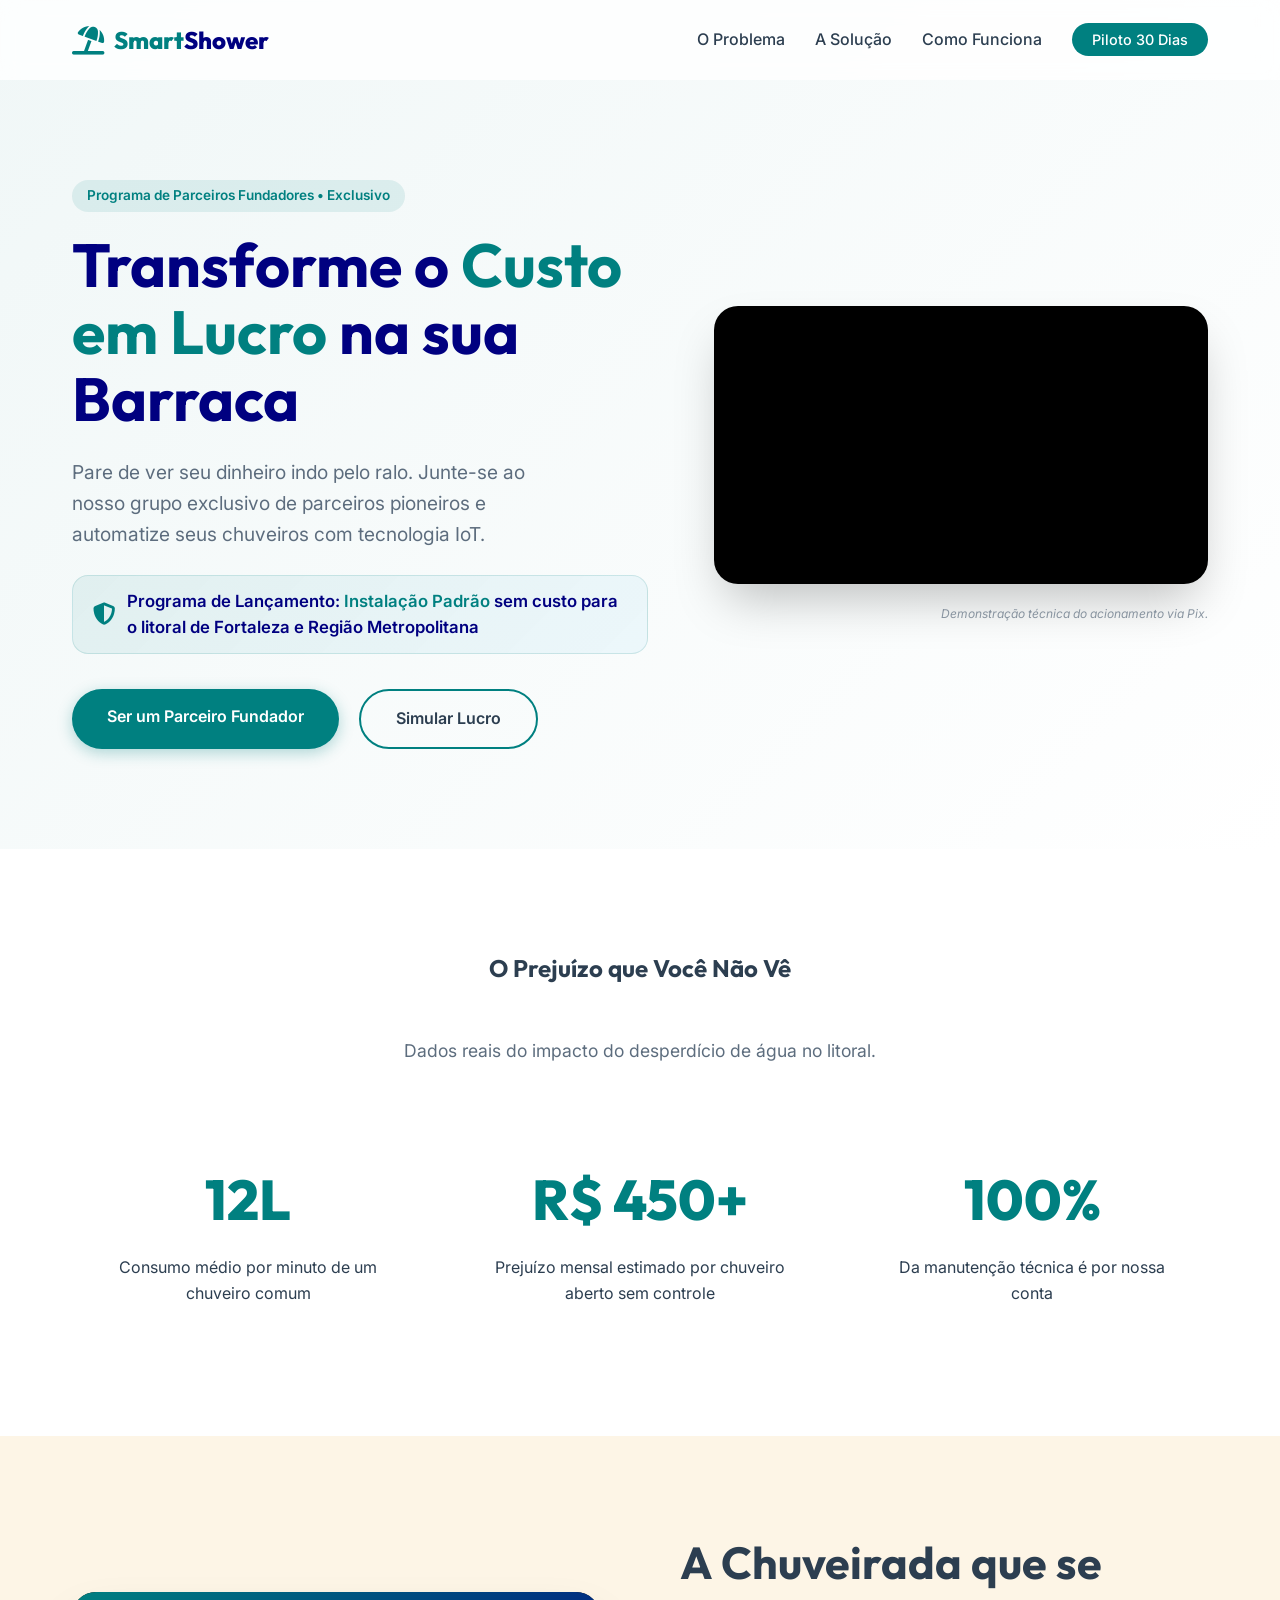
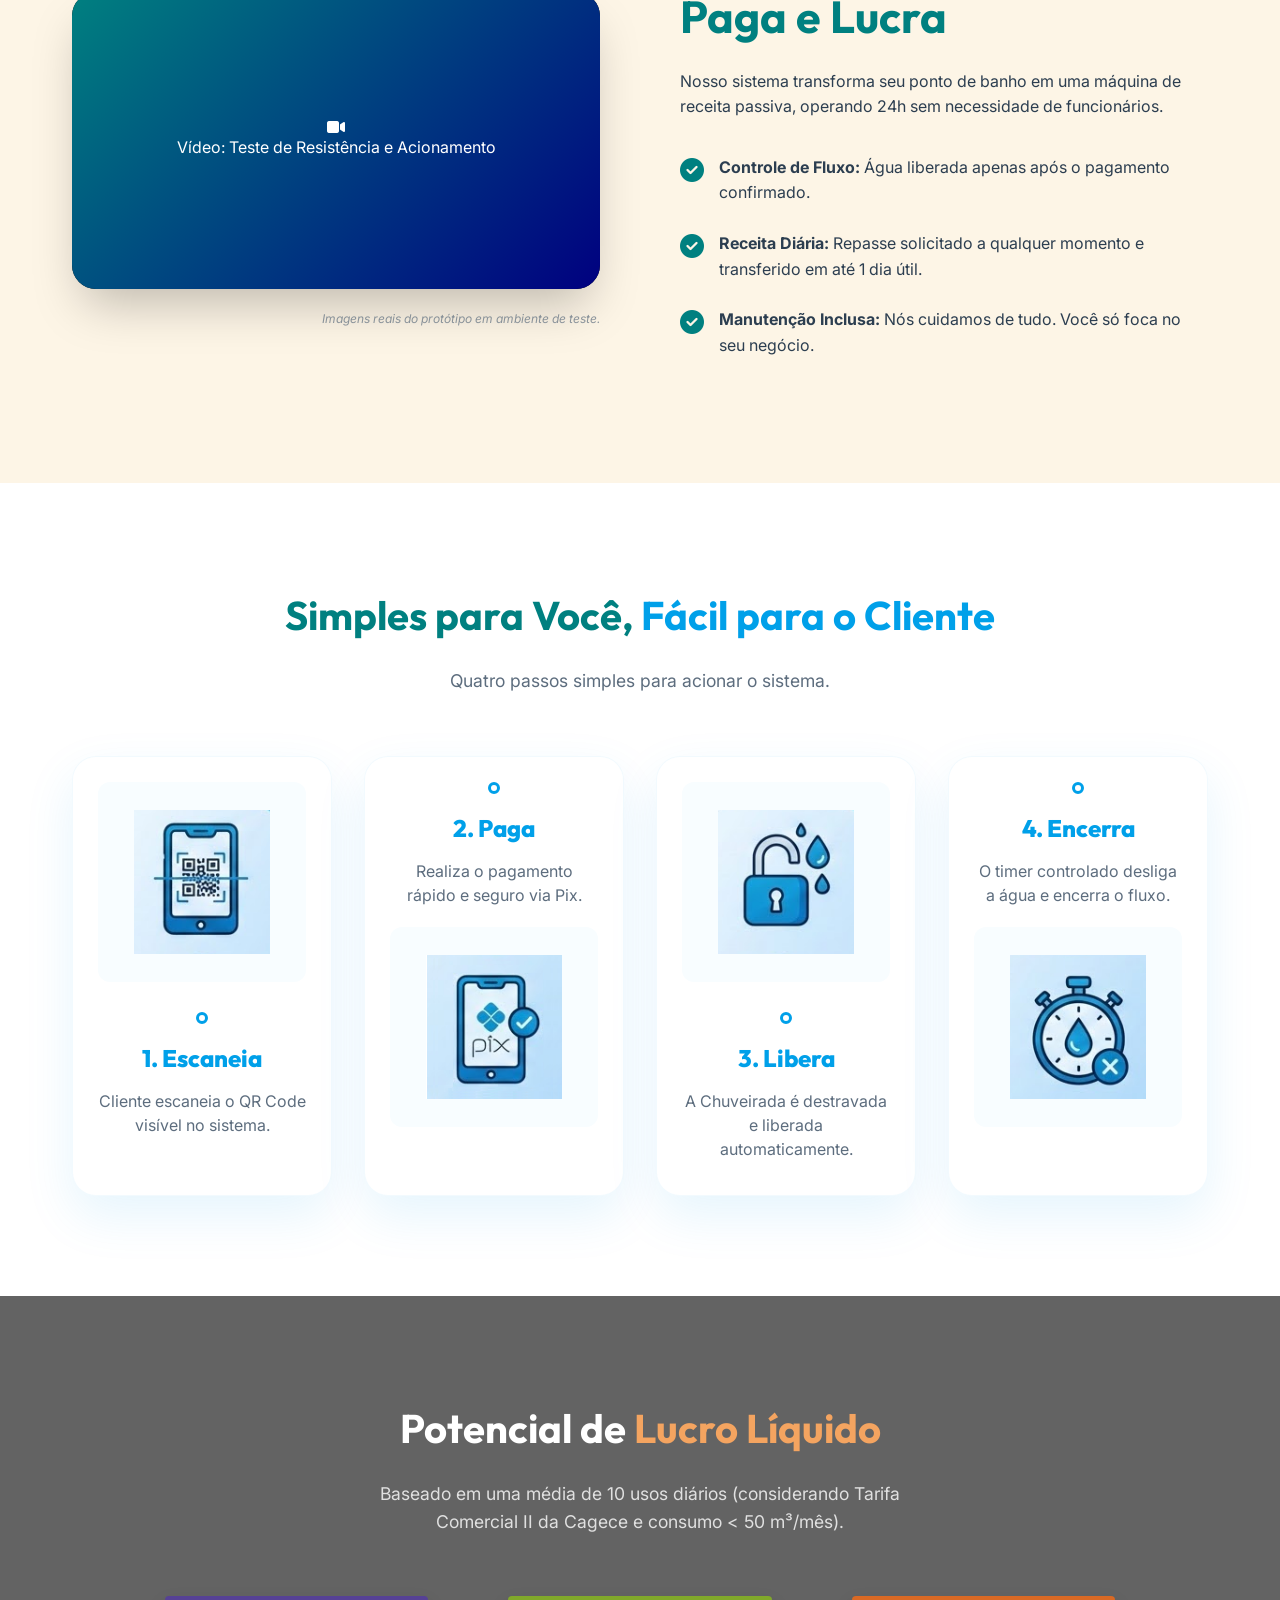
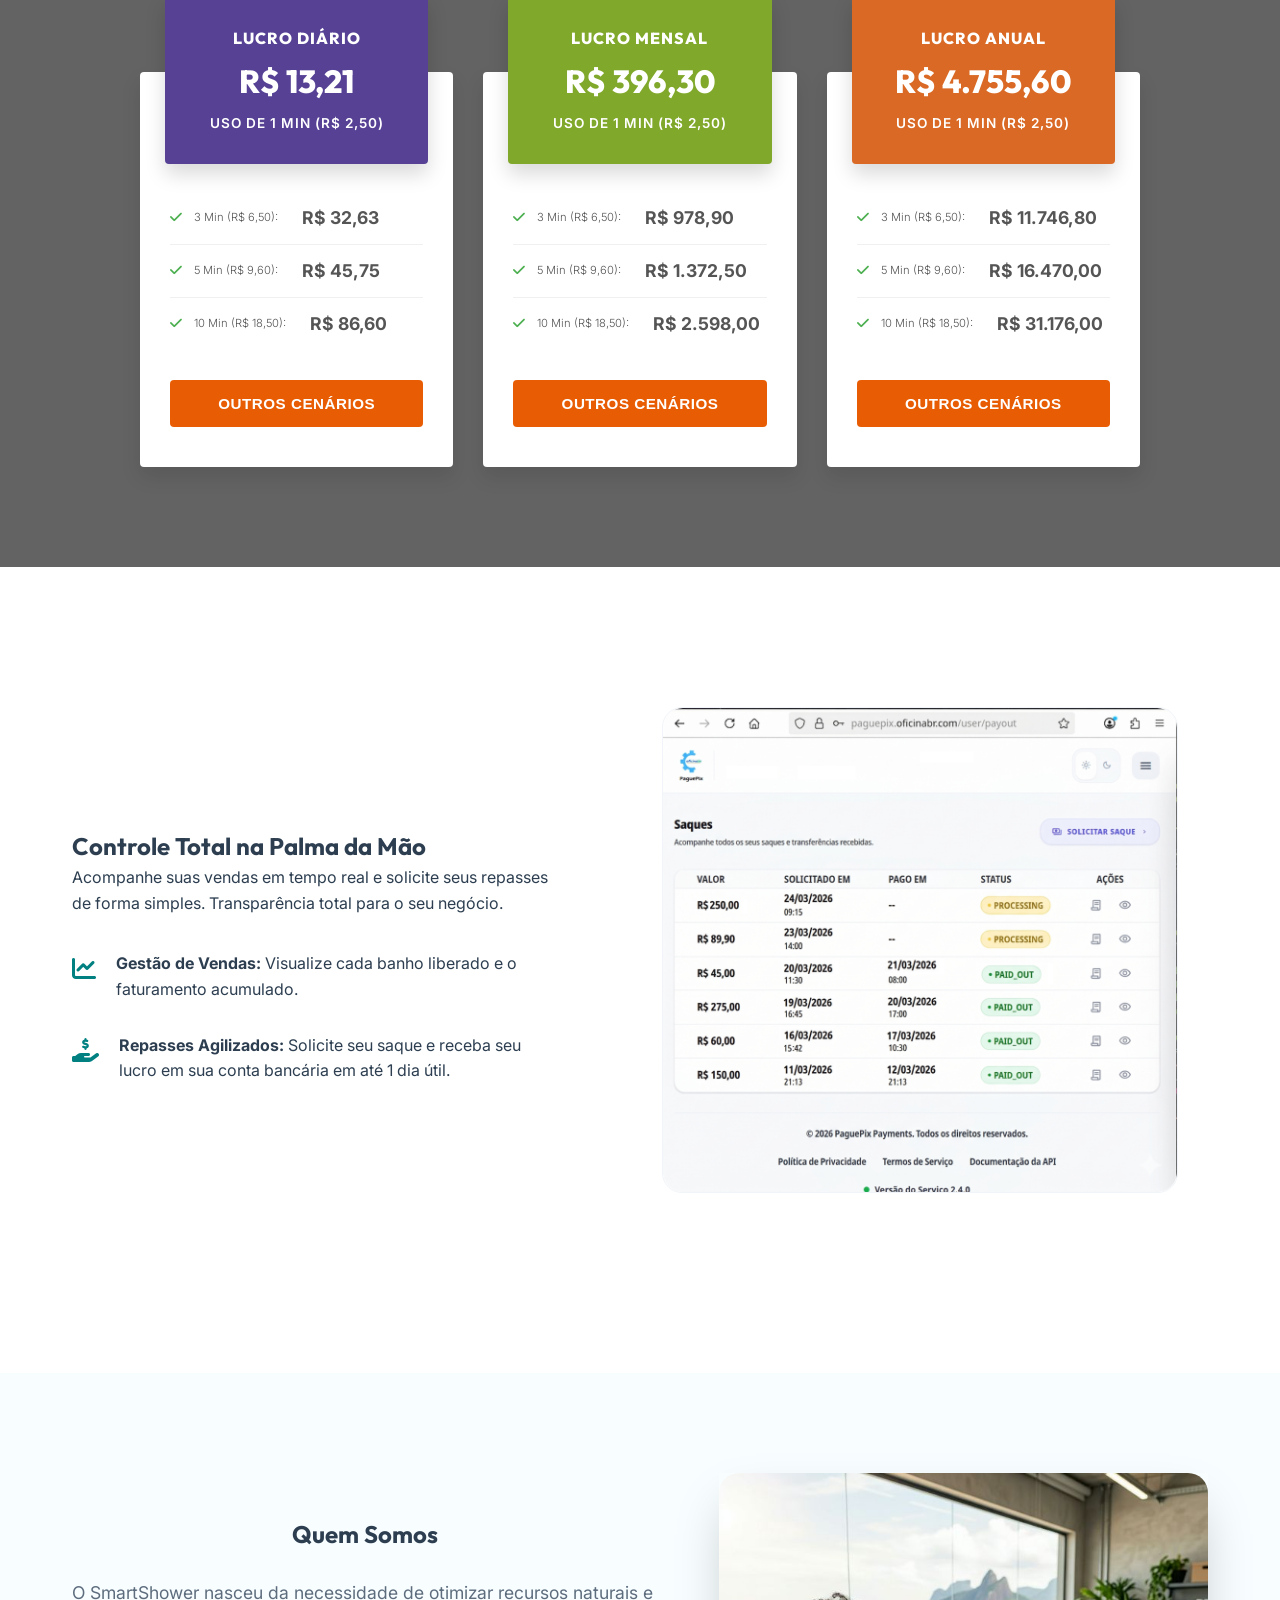
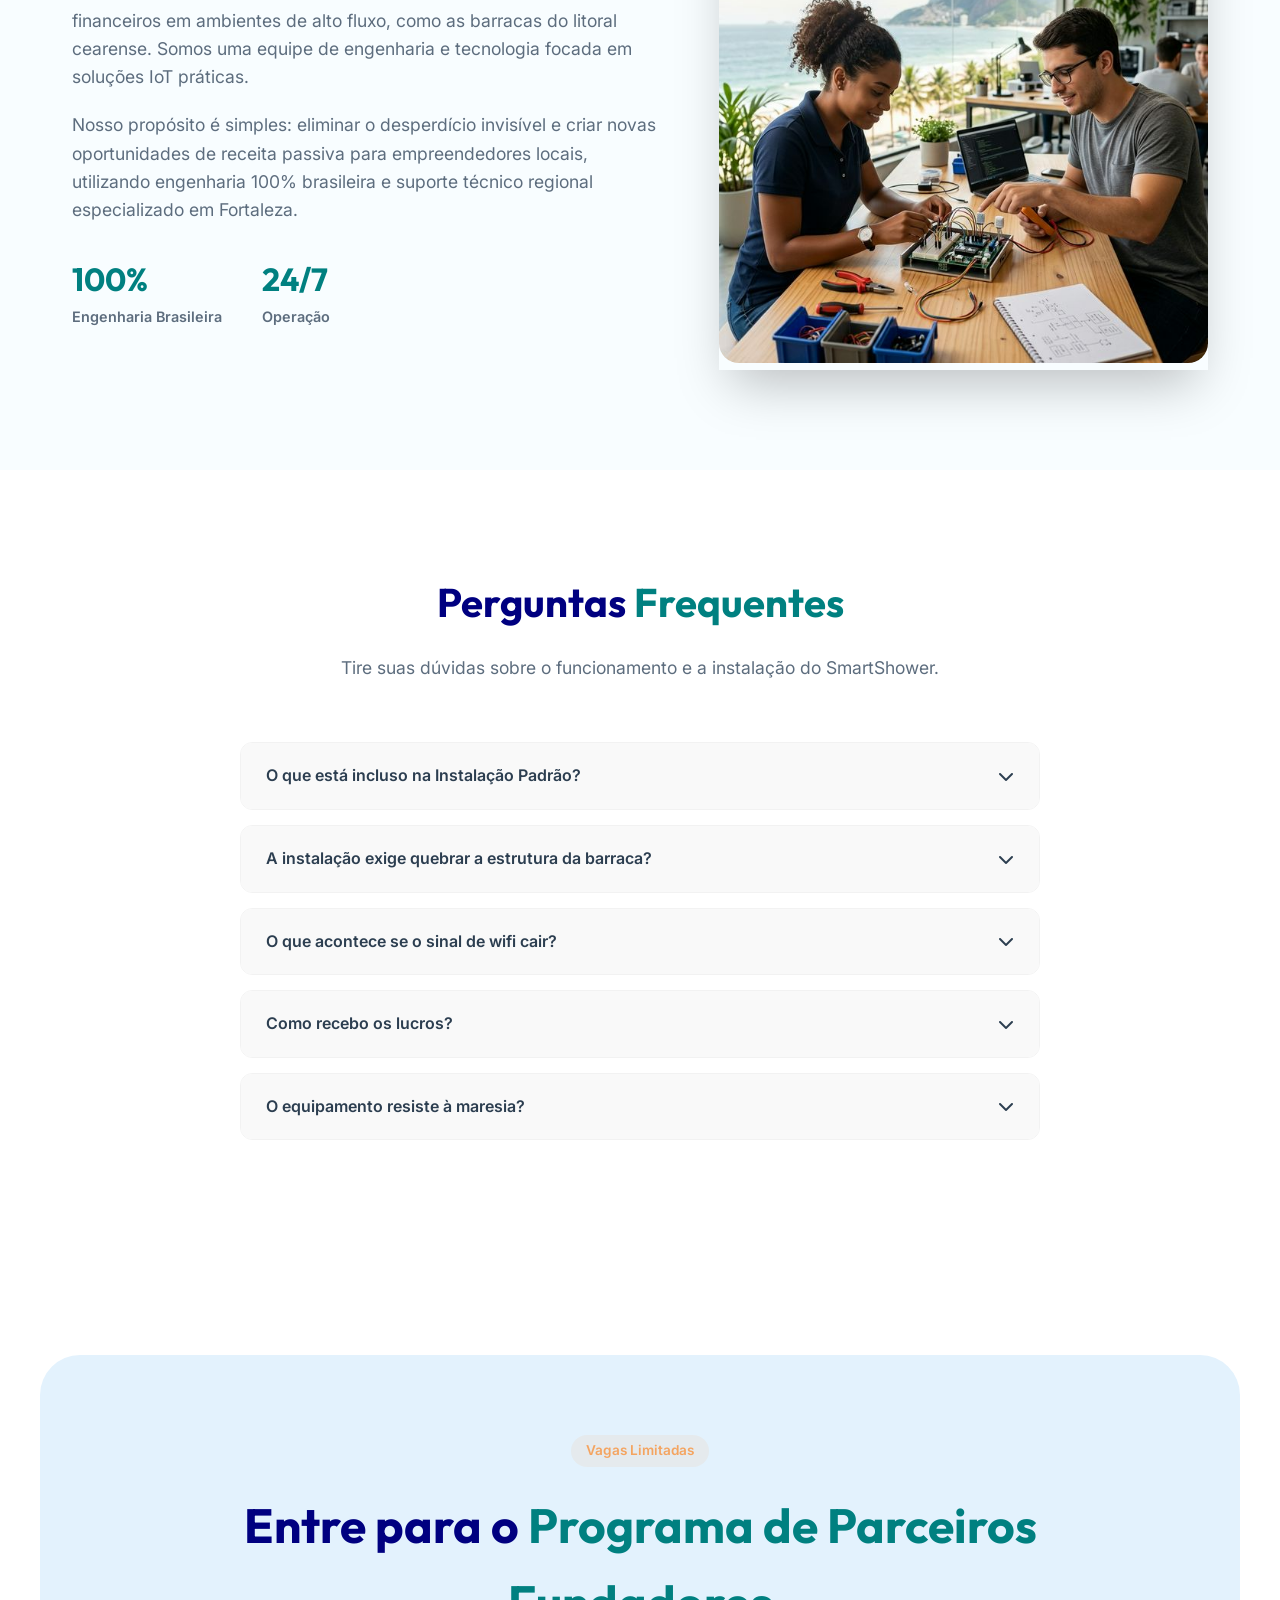
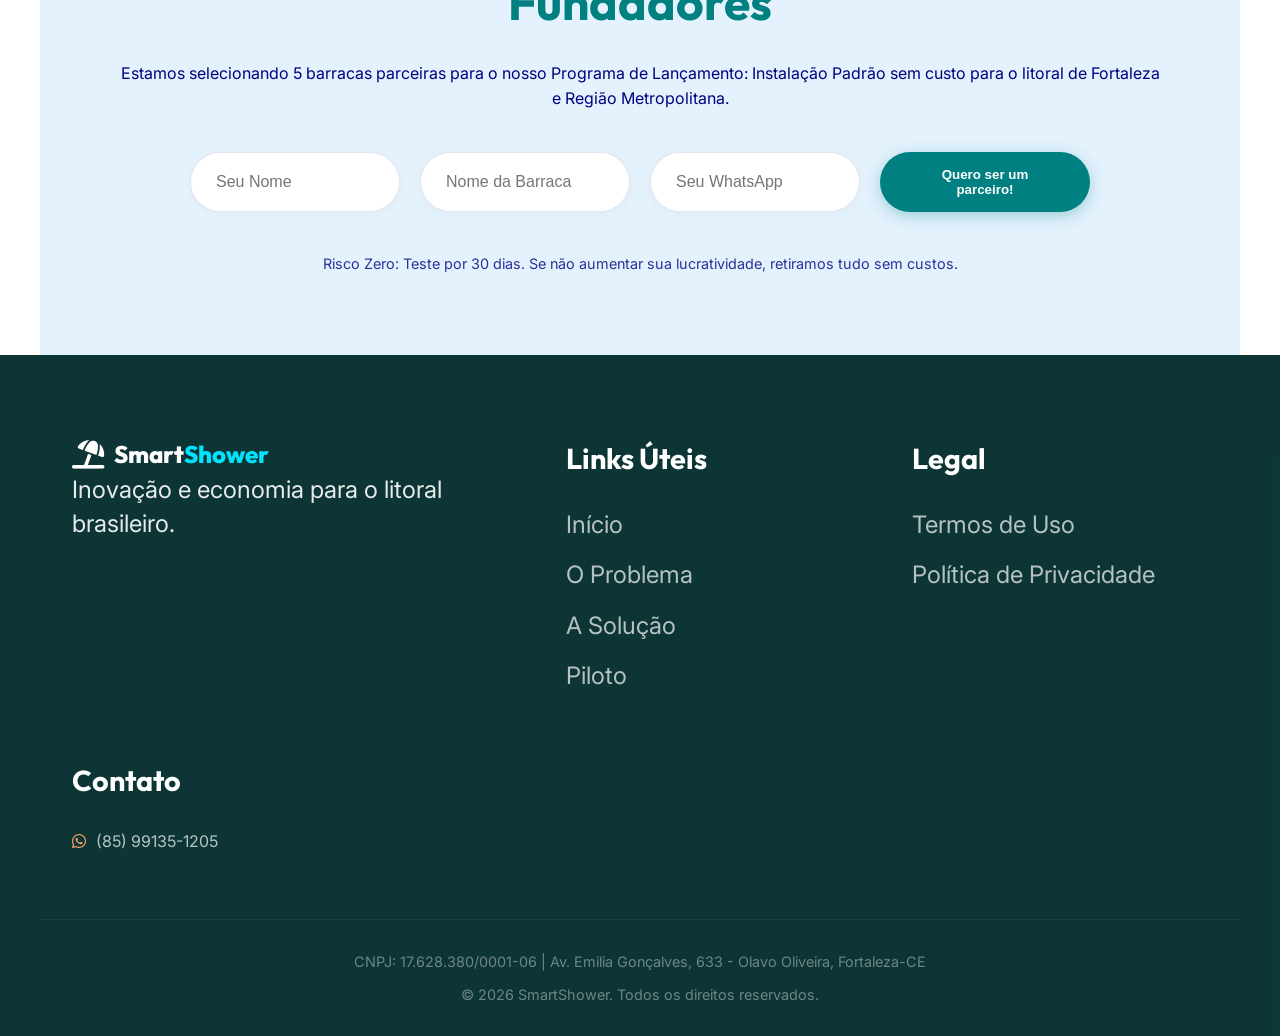
<file: smartshower/index.html>
<!DOCTYPE html>
<html lang="pt-BR">

<head>
    <meta charset="UTF-8">
    <meta name="viewport" content="width=device-width, initial-scale=1.0">
    <title>SmartShower | Transforme Custo em Lucro</title>
    <meta name="description"
        content="Instalação de chuveiros inteligentes em barracas de praia. Risco mínimo por 30 dias e transforme o gasto com água em uma nova fonte de receita.">

    <!-- Fonts -->
    <link rel="preconnect" href="https://fonts.googleapis.com">
    <link rel="preconnect" href="https://fonts.gstatic.com" crossorigin>
    <link
        href="https://fonts.googleapis.com/css2?family=Inter:wght@400;500;600&family=Outfit:wght@600;700;800&display=swap"
        rel="stylesheet">

    <!-- Icons -->
    <link rel="stylesheet" href="https://cdnjs.cloudflare.com/ajax/libs/font-awesome/6.4.0/css/all.min.css">

    <link rel="stylesheet" href="css/style.css">
</head>

<!-- Google tag (gtag.js) -->
<script async src="https://www.googletagmanager.com/gtag/js?id=G-08GVMHZKFP"></script>
<script>
  window.dataLayer = window.dataLayer || [];
  function gtag(){dataLayer.push(arguments);}
  gtag('js', new Date());

  gtag('config', 'G-08GVMHZKFP');
</script>

<body>
    <header id="header">
        <nav class="container">
            <div class="logo">
                <i class="fas fa-umbrella-beach"></i>
                <span>Smart<span>Shower</span></span>
            </div>
            <ul class="nav-links">
                <li><a href="#problem">O Problema</a></li>
                <li><a href="#solution">A Solução</a></li>
                <li><a href="#how-it-works">Como Funciona</a></li>
                <li><a href="#pilot" class="btn-small">Piloto 30 Dias</a></li>
            </ul>
            <div class="mobile-menu-icon" id="mobile-menu-btn">
                <i class="fas fa-bars"></i>
            </div>
        </nav>
    </header>
    <main>
        <!-- Hero Section -->
        <section class="hero">
            <div class="container hero-grid">
                <div class="hero-content" data-reveal="left">
                    <span class="badge">Programa de Parceiros Fundadores • Exclusivo</span>
                    <h1>Transforme o <span>Custo em Lucro</span> na sua Barraca</h1>
                    <p>Pare de ver seu dinheiro indo pelo ralo. Junte-se ao nosso grupo exclusivo de parceiros pioneiros
                        e automatize seus chuveiros com tecnologia IoT.</p>
                    <div class="hero-trust-badge">
                        <i class="fas fa-shield-alt"></i>
                        <p>Programa de Lançamento: <span>Instalação Padrão</span> sem custo para o litoral de Fortaleza e Região Metropolitana</p>
                    </div>
                    <div class="hero-actions">
                        <a href="#pilot" class="btn btn-primary">Ser um Parceiro Fundador</a>
                        <a href="#roi-calculator" class="btn btn-secondary open-roi-modal">Simular Lucro</a>
                    </div>
                </div>
                <div class="hero-video-box" data-reveal="right">
                    <div class="video-container shadow-premium">
                        <!-- Placeholder para Vídeo do Fundador / Demonstração Técnica -->
                        <iframe src="https://www.youtube-nocookie.com/embed/9zIPumm3DnU"
                            title="SmartShower - Demonstração técnica"
                            allow="accelerometer; autoplay; clipboard-write; encrypted-media; gyroscope; picture-in-picture; web-share"
                            referrerpolicy="strict-origin-when-cross-origin" allowfullscreen></iframe>
                    </div>
                    <p class="image-disclaimer text-center">Demonstração técnica do acionamento via Pix.</p>
                </div>
            </div>
        </section>

        <!-- Invisible Loss Section -->
        <section id="invisible-loss" class="invisible-loss">
            <div class="container text-center" data-reveal="bottom">
                <h2 class="section-header">O Prejuízo que Você <span>Não Vê</span></h2>
                <p class="section-subtitle">Dados reais do impacto do desperdício de água no litoral.</p>

                <div class="stats-grid">
                    <div class="stat-item">
                        <div class="stat-value">12L</div>
                        <p>Consumo médio por minuto de um chuveiro comum</p>
                    </div>
                    <div class="stat-item">
                        <div class="stat-value">R$ 450+</div>
                        <p>Prejuízo mensal estimado por chuveiro aberto sem controle</p>
                    </div>
                    <div class="stat-item">
                        <div class="stat-value">100%</div>
                        <p>Da manutenção técnica é por nossa conta</p>
                    </div>
                </div>
            </div>
        </section>

        <!-- Solution Section -->
        <section id="solution" class="solution">
            <div class="container solution-grid">
                <div class="solution-image" data-reveal="left">
                    <div class="video-container shadow-premium">
                        <div class="video-placeholder alternate">
                            <i class="fas fa-video"></i>
                            <p>Vídeo: Teste de Resistência e Acionamento</p>
                        </div>
                    </div>
                    <p class="image-disclaimer">Imagens reais do protótipo em ambiente de teste.</p>
                </div>
                <div class="solution-content" data-reveal="right">
                    <h2>A Chuveirada que se <span>Paga e Lucra</span></h2>
                    <p>Nosso sistema transforma seu ponto de banho em uma máquina de receita passiva, operando 24h sem
                        necessidade de funcionários.</p>
                    <ul class="benefit-list">
                        <li>
                            <i class="fas fa-check-circle"></i>
                            <div>
                                <strong>Controle de Fluxo:</strong> Água liberada apenas após o pagamento confirmado.
                            </div>
                        </li>
                        <li>
                            <i class="fas fa-check-circle"></i>
                            <div>
                                <strong>Receita Diária:</strong> Repasse solicitado a qualquer momento e transferido em
                                até 1 dia útil.
                            </div>
                        </li>
                        <li>
                            <i class="fas fa-check-circle"></i>
                            <div>
                                <strong>Manutenção Inclusa:</strong> Nós cuidamos de tudo. Você só foca no seu negócio.
                            </div>
                        </li>
                    </ul>
                </div>
            </div>
        </section>

        <!-- How It Works Section -->
        <section id="how-it-works" class="how-it-works">
            <div class="container section-header" data-reveal="bottom">
                <h2 style="color: #008080;">Simples para Você, <span style="color: #00A0E9;">Fácil para o Cliente</span>
                </h2>
                <p>Quatro passos simples para acionar o sistema.</p>
            </div>

            <div class="container flow-visual-wrapper">
                <div class="flow-background-ripples"></div>

                <div class="flow-grid">
                    <!-- Step 1 -->
                    <div class="step-wrapper" data-reveal="bottom">
                        <div class="step-card-premium">
                            <div class="step-image-box">
                                <img src="img/howitworks01.png" alt="Escaneia QR Code">
                            </div>
                            <div class="step-content">
                                <div class="step-dot-indicator"></div>
                                <h3>1. Escaneia</h3>
                                <p>Cliente escaneia o QR Code visível no sistema.</p>
                            </div>
                        </div>
                    </div>

                    <div class="step-wrapper" data-reveal="bottom" data-delay="100">
                        <div class="step-card-premium">
                            <div class="step-content top">
                                <div class="step-dot-indicator"></div>
                                <h3>2. Paga</h3>
                                <p>Realiza o pagamento rápido e seguro via Pix.</p>
                            </div>
                            <div class="step-image-box">
                                <img src="img/howitworks02.png" alt="Pagamento Pix">
                            </div>
                        </div>
                    </div>

                    <!-- Step 3 -->
                    <div class="step-wrapper" data-reveal="bottom" data-delay="200">
                        <div class="step-card-premium">
                            <div class="step-image-box">
                                <img src="img/howitworks03.png" alt="Libera Chuveirada">
                            </div>
                            <div class="step-content">
                                <div class="step-dot-indicator"></div>
                                <h3>3. Libera</h3>
                                <p>A Chuveirada é destravada e liberada automaticamente.</p>
                            </div>
                        </div>
                    </div>

                    <!-- Step 4 -->
                    <div class="step-wrapper" data-reveal="bottom" data-delay="300">
                        <div class="step-card-premium">
                            <div class="step-content top">
                                <div class="step-dot-indicator"></div>
                                <h3>4. Encerra</h3>
                                <p>O timer controlado desliga a água e encerra o fluxo.</p>
                            </div>
                            <div class="step-image-box">
                                <img src="img/howitworks04.png" alt="Encerramento">
                            </div>
                        </div>
                    </div>
                </div>
            </div>
        </section>

        <!-- ROI Calculator Modal -->
        <div id="roi-modal" class="modal-overlay" style="display: none;">
            <div class="modal-container">
                <div class="calculator-wrapper" style="position: relative;">
                    <button id="close-roi-modal" class="btn-close-modal"><i class="fas fa-times"></i></button>
                    <div class="calculator-header">
                        <h2>Quanto sua barraca pode <span>Lucrar?</span></h2>
                        <p>Simule a economia e a receita extra para o seu estabelecimento.</p>
                    </div>
                    <div class="calculator-body">
                        <div class="calculator-inputs">
                            <div class="input-group">
                                <label for="banhistas-dia">Banhos por dia(média):</label>
                                <div class="number-input-wrapper">
                                    <button type="button" class="ctrl-btn minus" data-target="banhistas-dia">−</button>
                                    <input type="number" id="banhistas-dia" value="10" min="1">
                                    <button type="button" class="ctrl-btn plus" data-target="banhistas-dia">+</button>
                                </div>
                            </div>
                            <div class="input-group">
                                <label for="valor-banho">Valor de 1 min (R$):</label>
                                <div class="number-input-wrapper">
                                    <button type="button" class="ctrl-btn minus" data-target="valor-banho">−</button>
                                    <input type="text" inputmode="decimal" id="valor-banho" value="2,50" data-min="0.1"
                                        data-step="0.10">
                                    <button type="button" class="ctrl-btn plus" data-target="valor-banho">+</button>
                                </div>
                            </div>
                            <div class="input-group">
                                <label for="categoria-tarifa">Categoria de Tarifa (Cagece):</label>
                                <div class="select-wrapper">
                                    <select id="categoria-tarifa">
                                        <option value="comercial-2" selected>Comercial II</option>
                                        <option value="comercial-popular">Comercial Popular</option>
                                        <option value="manual">Ajuste Manual</option>
                                    </select>
                                </div>
                            </div>

                            <div class="input-group" id="faixa-consumo-group">
                                <label class="toggle-label">
                                    <span>Consumo mensal > 50m³?</span>
                                    <div class="toggle-switch">
                                        <input type="checkbox" id="faixa-consumo">
                                        <span class="slider"></span>
                                    </div>
                                </label>
                            </div>

                            <div class="input-group" id="manual-cost-group" style="display: none;">
                                <label for="valor-metro-cubico">Custo m³ Água (R$):</label>
                                <div class="number-input-wrapper">
                                    <button type="button" class="ctrl-btn minus"
                                        data-target="valor-metro-cubico">−</button>
                                    <input type="text" inputmode="decimal" id="valor-metro-cubico" value="35,75"
                                        data-min="0.1" data-step="0.01">
                                    <button type="button" class="ctrl-btn plus"
                                        data-target="valor-metro-cubico">+</button>
                                </div>
                            </div>
                        </div>

                        <div class="calculator-results-stack">

                            <div class="result-grid-profit">
                                <div class="result-card-profit">
                                    <h3>Lucro Líquido<br>Estimado (Mês)</h3>
                                    <div class="result-value" id="total-profit">R$ 0,00</div>
                                </div>
                                <div class="result-card-profit highlight-margin">
                                    <h3>Margem do<br>Estabelecimento</h3>
                                    <div class="result-value" id="margin-percent">0%</div>
                                </div>
                            </div>
                        </div>
                    </div>
                    <div class="calculator-footer-note">
                        <h3 style="margin-bottom: 15px; color: #1e293b; font-size: 1.2rem;">Observações:</h3>
                        <div class="footer-note-columns" style="display: grid; grid-template-columns: 1fr 1fr; gap: 30px;">
                            <div class="footer-note-col">
                                <p style="margin-bottom: 15px; color: #64748b;">1 - Estimativa para banhos de 1 minuto com vazão media de 12 litros/min</p>
                                <p style="margin-bottom: 0px; color: #64748b;">2 - O <strong>Lucro Líquido Estimado</strong> já desconta o custo da água e a taxa de 30% da plataforma, que cobre o hardware, manutenção, servidores e custos de processamento do Pix.</p>
                            </div>
                            <div class="footer-note-col">
                                <p style="margin-bottom: 15px; color: #64748b;">3 - A simulação considera o <strong>repasse mensal gratuito</strong>. Saques extras possuem tarifa fixa de R$ 3,00 por operação.</p>
                                <p style="margin-bottom: 0px; color: #64748b;">4 - Não inclui impostos do CNPJ e consumo de energia (baixíssimo).</p>
                            </div>
                        </div>

                    </div>
                </div>
            </div>
        </div>

        <!-- Plans / Pricing Reference -->
        <section id="profit-plans" class="profit-plans section-padding" style="background-color: #636363;">
            <div class="container">
                <div class="section-header text-center" data-reveal="bottom">
                    <h2 style="color: white;">Potencial de <span style="color: #F4A460;">Lucro Líquido</span></h2>
                    <p style="color: #e0e0e0;">Baseado em uma média de 10 usos diários (considerando Tarifa Comercial II
                        da Cagece e consumo &lt; 50 m³/mês).</p>
                </div>
                <div class="pricing-grid">
                    <!-- Card Diário -->
                    <div class="pricing-card" data-reveal="bottom">
                        <div class="pricing-header" style="background-color: #564195;">
                            <h4>LUCRO DIÁRIO</h4>
                            <h2>R$ 13,21</h2>
                            <p> USO DE 1 MIN (R$ 2,50) </p>
                        </div>
                        <div class="pricing-body">
                            <ul class="pricing-features">
                                <li><i class="fas fa-check" style="color: #4CAF50;"></i>
                                    <span class="pricing-label">3 Min (R$ 6,50):</span><br>
                                    <span class="pricing-value">R$ 32,63</span>
                                </li>
                                <li><i class="fas fa-check" style="color: #4CAF50;"></i>
                                    <span class="pricing-label">5 Min (R$ 9,60):</span><br>
                                    <span class="pricing-value">R$ 45,75</span>
                                </li>
                                <li><i class="fas fa-check" style="color: #4CAF50;"></i>
                                    <span class="pricing-label">10 Min (R$ 18,50):</span><br>
                                    <span class="pricing-value">R$ 86,60</span>
                                </li>
                            </ul>
                            <button class="btn btn-pricing open-roi-modal"
                                style="background-color: #E85D04; border: none; width: 100%; cursor: pointer;">
                                OUTROS CENÁRIOS
                            </button>
                        </div>
                    </div>

                    <!-- Card Mensal -->
                    <div class="pricing-card" data-reveal="bottom" data-delay="100">
                        <div class="pricing-header" style="background-color: #80A82A;">
                            <h4>LUCRO MENSAL</h4>
                            <h2>R$ 396,30</h2>
                            <p> USO DE 1 MIN (R$ 2,50) </p>
                        </div>
                        <div class="pricing-body">
                            <ul class="pricing-features">
                                <li><i class="fas fa-check" style="color: #4CAF50;"></i>
                                    <span class="pricing-label">3 Min (R$ 6,50):</span><br>
                                    <span class="pricing-value">R$ 978,90</span>
                                </li>
                                <li><i class="fas fa-check" style="color: #4CAF50;"></i>
                                    <span class="pricing-label">5 Min (R$ 9,60):</span><br>
                                    <span class="pricing-value">R$ 1.372,50</span>
                                </li>
                                <li><i class="fas fa-check" style="color: #4CAF50;"></i>
                                    <span class="pricing-label">10 Min (R$ 18,50):</span><br>
                                    <span class="pricing-value">R$ 2.598,00</span>
                                </li>
                            </ul>
                            <button class="btn btn-pricing open-roi-modal"
                                style="background-color: #E85D04; border: none; width: 100%; cursor: pointer;">
                                OUTROS CENÁRIOS
                            </button>
                        </div>
                    </div>

                    <!-- Card Anual -->
                    <div class="pricing-card" data-reveal="bottom" data-delay="200">
                        <div class="pricing-header" style="background-color: #D96924;">
                            <h4>LUCRO ANUAL</h4>
                            <h2>R$ 4.755,60</h2>
                            <p> USO DE 1 MIN (R$ 2,50) </p>
                        </div>
                        <div class="pricing-body">
                            <ul class="pricing-features">
                                <li><i class="fas fa-check" style="color: #4CAF50;"></i>
                                    <span class="pricing-label">3 Min (R$ 6,50):</span><br>
                                    <span class="pricing-value">R$ 11.746,80</span>
                                </li>
                                <li><i class="fas fa-check" style="color: #4CAF50;"></i>
                                    <span class="pricing-label">5 Min (R$ 9,60):</span><br>
                                    <span class="pricing-value">R$ 16.470,00</span>
                                </li>
                                <li><i class="fas fa-check" style="color: #4CAF50;"></i>
                                    <span class="pricing-label">10 Min (R$ 18,50):</span><br>
                                    <span class="pricing-value">R$ 31.176,00</span>
                                </li>
                            </ul>
                            <button class="btn btn-pricing open-roi-modal"
                                style="background-color: #E85D04; border: none; width: 100%; cursor: pointer;">
                                OUTROS CENÁRIOS
                            </button>
                        </div>
                    </div>
                </div>
            </div>
        </section>

        <!-- Dashboard Section -->
        <section id="dashboard" class="dashboard section-padding">
            <div class="container dashboard-grid">
                <div class="dashboard-content" data-reveal="left">
                    <h2>Controle Total na <span>Palma da Mão</span></h2>
                    <p>Acompanhe suas vendas em tempo real e solicite seus repasses de forma simples. Transparência
                        total para o seu negócio.</p>
                    <ul class="dashboard-features">
                        <li>
                            <i class="fas fa-chart-line"></i>
                            <div>
                                <strong>Gestão de Vendas:</strong> Visualize cada banho liberado e o faturamento
                                acumulado.
                            </div>
                        </li>
                        <li>
                            <i class="fas fa-hand-holding-usd"></i>
                            <div>
                                <strong>Repasses Agilizados:</strong> Solicite seu saque e receba seu lucro em sua
                                conta bancária em até 1 dia útil.
                            </div>
                        </li>
                    </ul>
                </div>

                <div class="dashboard-ui simplified" data-reveal="right">
                    <div class="ui-main-pague">
                        <div class="ui-table-pague-container" data-reveal="fade">
                            <img src="img/payout_example.png" alt="Histórico de Saques PaguePix"
                                style="width: 100%; display: block; border-radius: 20px;">
                        </div>
                    </div>
                </div>
            </div>
        </section>

        <!-- About Us Section -->
        <section id="about" class="about">
            <div class="container">
                <div class="about-grid">
                    <div class="about-content" data-reveal="left">
                        <h2 class="section-header">Quem <span>Somos</span></h2>
                        <p>O SmartShower nasceu da necessidade de otimizar recursos naturais e financeiros em ambientes
                            de alto fluxo, como as barracas do litoral cearense. Somos uma equipe de engenharia e
                            tecnologia focada em soluções IoT práticas.</p>
                        <p>Nosso propósito é simples: eliminar o desperdício invisível e criar novas oportunidades de
                            receita passiva para empreendedores locais, utilizando engenharia 100% brasileira e suporte
                            técnico regional especializado em Fortaleza.</p>
                        <div class="about-stats">
                            <div class="about-stat">
                                <strong>100%</strong>
                                <span>Engenharia Brasileira</span>
                            </div>
                            <div class="about-stat">
                                <strong>24/7</strong>
                                <span>Operação</span>
                            </div>
                        </div>
                    </div>
                    <div class="about-image" data-reveal="right">
                        <div class="image-box shadow-premium">
                            <img src="img/team_work.png" alt="Equipe SmartShower"
                                style="width: 100%; border-radius: 20px;">
                        </div>
                    </div>
                </div>
            </div>
        </section>

        <!-- FAQ Section -->
        <section id="faq" class="faq">
            <div class="container">
                <div class="section-header text-center" data-reveal="bottom">
                    <h2>Perguntas <span>Frequentes</span></h2>
                    <p>Tire suas dúvidas sobre o funcionamento e a instalação do SmartShower.</p>
                </div>
                <div class="faq-accordion" data-reveal="bottom">
                    <div class="faq-item">
                        <div class="faq-question">O que está incluso na Instalação Padrão? <i
                                class="fas fa-chevron-down"></i></div>
                        <div class="faq-answer">A instalação padrão bonificada cobre o custo do controlador, da eletroválvula, da placa QR Code e toda a mão de obra de instalação dos componentes em Fortaleza e Região Metropolitana. Não estão inclusos serviços de alvenaria, novas infraestruturas hidráulicas, acabamentos ou deslocamentos fora da região base.</div>
                    </div>
                    <div class="faq-item">
                        <div class="faq-question">A instalação exige quebrar a estrutura da barraca? <i
                                class="fas fa-chevron-down"></i></div>
                        <div class="faq-answer">Não. Nossa instalação é externa e modular, adaptando-se à hidráulica
                            existente sem necessidade de grandes reformas.</div>
                    </div>
                    <div class="faq-item">
                        <div class="faq-question">O que acontece se o sinal de wifi cair? <i
                                class="fas fa-chevron-down"></i>
                        </div>
                        <div class="faq-answer">O sistema possui um modo offline de acionamento manual por meio de
                            pagamento convencional, garantindo que o serviço não seja interrompido por oscilações
                            breves.</div>
                    </div>
                    <div class="faq-item">
                        <div class="faq-question">Como recebo os lucros? <i class="fas fa-chevron-down"></i></div>
                        <div class="faq-answer">Os valores são acumulados e você pode solicitar o repasse direto para
                            sua conta bancária em até 1 dia útil.</div>
                    </div>
                    <div class="faq-item">
                        <div class="faq-question">O equipamento resiste à maresia? <i class="fas fa-chevron-down"></i>
                        </div>
                        <div class="faq-answer">Sim. Utilizamos componentes com tratamento anticorrosivo e carcaças
                            vedadas projetadas especificamente para o ambiente litorâneo.</div>
                    </div>
                </div>
            </div>
        </section>

        <!-- Pilot Section (Repositioned as Early Adopters) -->
        <section id="pilot" class="pilot">
            <div class="container pilot-wrapper" data-reveal="scale">
                <div class="pilot-content">
                    <span class="badge secondary">Vagas Limitadas</span>
                    <h2>Entre para o <span>Programa de Parceiros Fundadores</span></h2>
                    <p>Estamos selecionando 5 barracas parceiras para o nosso Programa de Lançamento: <span>Instalação Padrão</span> sem custo para o litoral de Fortaleza e Região Metropolitana.</p>
                    <form class="pilot-form" id="contact-form">
                        <!-- Honeypot anti-spam field (invisible to users) -->
                        <input type="text" id="website_check" name="website_check" style="display:none !important;" tabindex="-1" autocomplete="off">
                        
                        <input type="text" id="name" placeholder="Seu Nome" required>
                        <input type="text" id="barraca" placeholder="Nome da Barraca" required>
                        <input type="tel" id="whatsapp" placeholder="Seu WhatsApp" required>
                        <button type="submit" class="btn btn-primary">Quero ser um
                            parceiro!</button>
                    </form>
                    <p class="pilot-note">Risco Zero: Teste por 30 dias. Se não aumentar sua lucratividade, retiramos
                        tudo sem custos.</p>
                </div>
            </div>
        </section>
    </main>

    <footer class="footer">
        <div class="container footer-grid">
            <div class="footer-info">
                <div class="logo" style="color: white;">
                    <i class="fas fa-umbrella-beach"></i>
                    <span>Smart<span style="color: #00E5FF;">Shower</span></span>
                </div>
                <p>Inovação e economia para o litoral brasileiro.</p>
            </div>
            <div class="footer-links">
                <h4>Links Úteis</h4>
                <ul>
                    <li><a href="#header">Início</a></li>
                    <li><a href="#problem">O Problema</a></li>
                    <li><a href="#solution">A Solução</a></li>
                    <li><a href="#pilot">Piloto</a></li>
                </ul>
            </div>
            <div class="footer-links">
                <h4>Legal</h4>
                <ul>
                    <li><a href="termos-de-uso.html">Termos de Uso</a></li>
                    <li><a href="politica-de-privacidade.html">Política de Privacidade</a></li>
                </ul>
            </div>
            <div class="footer-contact" id="contact-wrapper">
                <h4>Contato</h4>
                <!-- Dynamic contact info generated via JS to prevent scraping -->
            </div>
        </div>
        <div class="footer-bottom container">
            <p id="legal-info-container"></p>
            <p style="margin-top: 10px;">&copy; 2026 SmartShower. Todos os direitos reservados.</p>
        </div>
    </footer>

    <script src="js/script.js"></script>
</body>

</html>
</file>
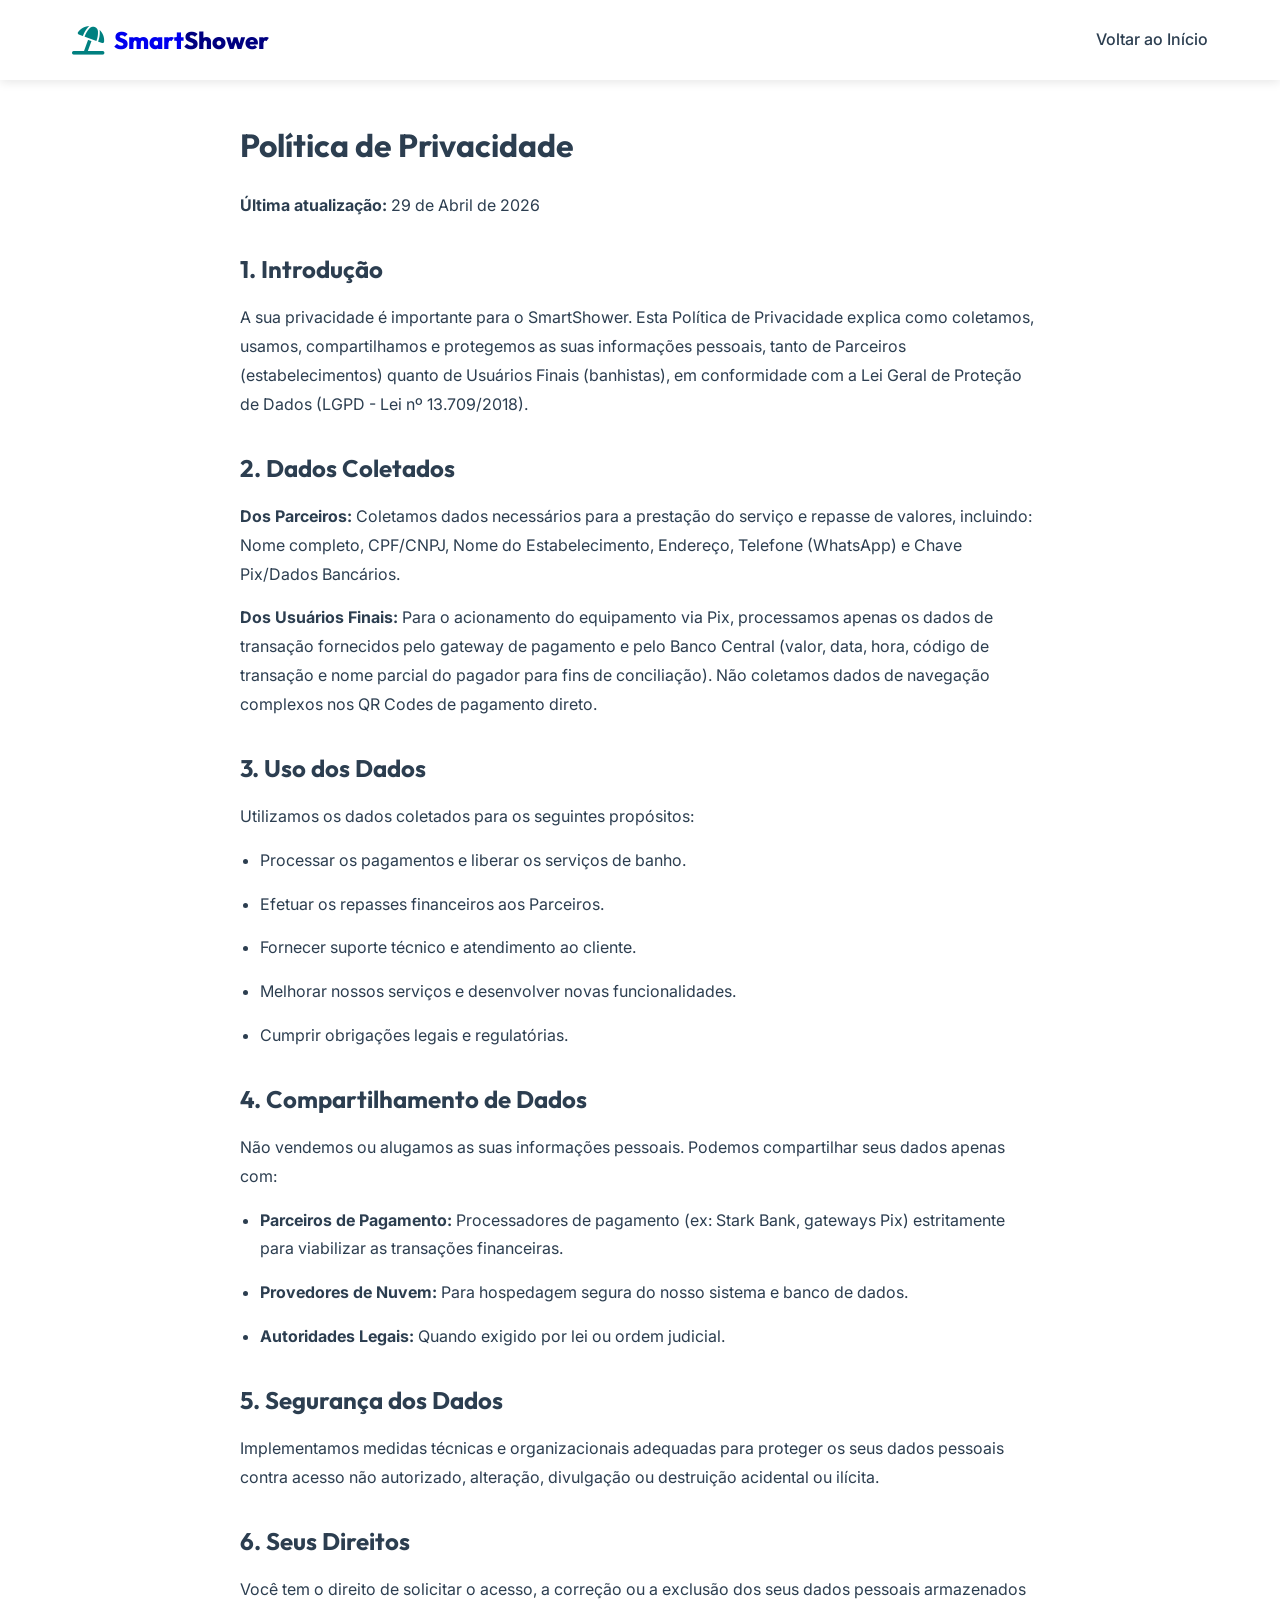
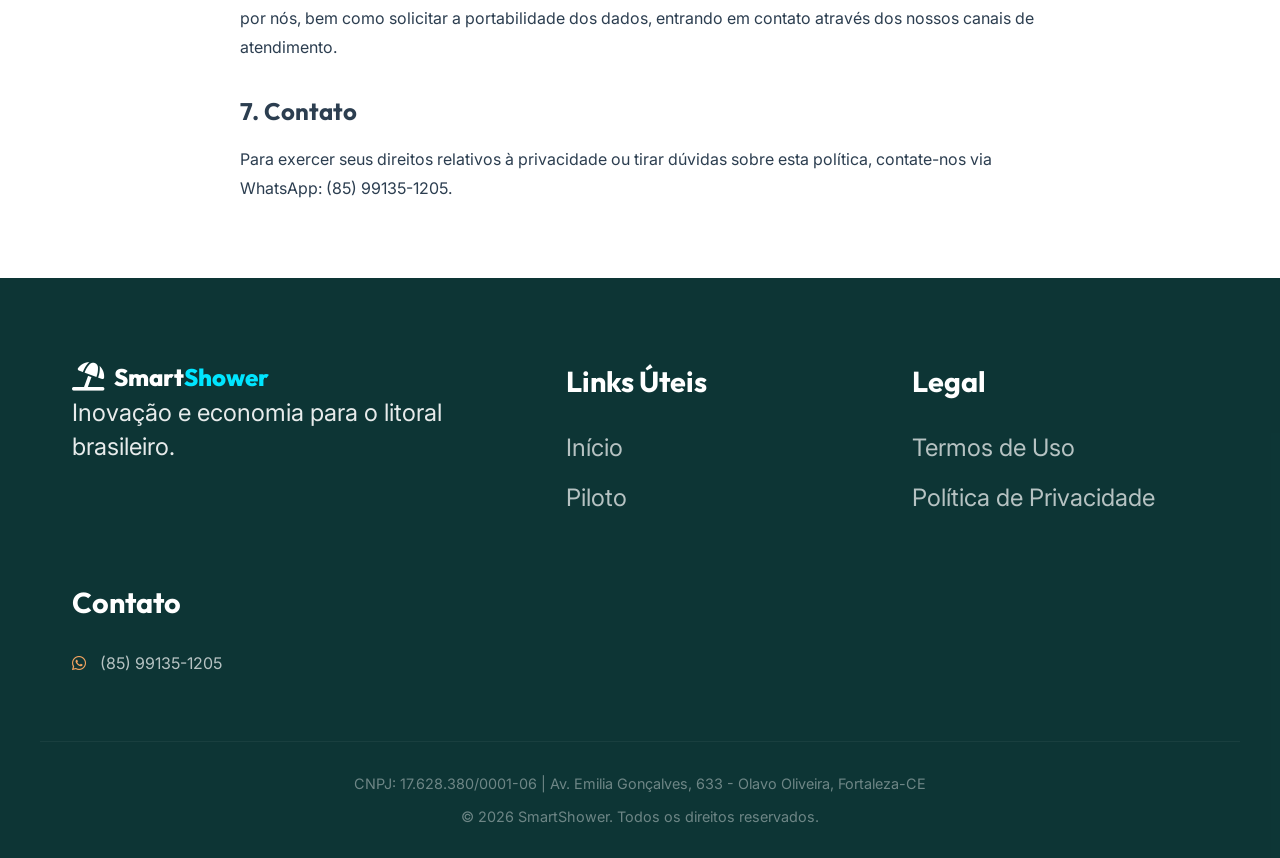
<file: smartshower/politica-de-privacidade.html>
<!DOCTYPE html>
<html lang="pt-BR">
<head>
    <meta charset="UTF-8">
    <meta name="viewport" content="width=device-width, initial-scale=1.0">
    <title>Política de Privacidade | SmartShower</title>
    <link rel="preconnect" href="https://fonts.googleapis.com">
    <link rel="preconnect" href="https://fonts.gstatic.com" crossorigin>
    <link href="https://fonts.googleapis.com/css2?family=Inter:wght@400;500;600&family=Outfit:wght@600;700;800&display=swap" rel="stylesheet">
    <link rel="stylesheet" href="https://cdnjs.cloudflare.com/ajax/libs/font-awesome/6.4.0/css/all.min.css">
    <link rel="stylesheet" href="css/style.css">
    <style>
        .legal-content {
            padding: 120px 0 60px;
            max-width: 800px;
            margin: 0 auto;
        }
        .legal-content h1 {
            color: var(--primary-color);
            margin-bottom: 20px;
        }
        .legal-content h2 {
            color: var(--dark-blue);
            margin: 30px 0 15px;
            font-size: 1.5rem;
        }
        .legal-content p, .legal-content li {
            color: var(--text-color);
            line-height: 1.8;
            margin-bottom: 15px;
        }
        .legal-content ul {
            padding-left: 20px;
            margin-bottom: 20px;
        }
    </style>
</head>
<body>
    <header id="header" style="background: white; box-shadow: 0 2px 10px rgba(0,0,0,0.1);">
        <nav class="container">
            <div class="logo">
                <i class="fas fa-umbrella-beach"></i>
                <a href="index.html" style="text-decoration: none;"><span>Smart<span>Shower</span></span></a>
            </div>
            <ul class="nav-links">
                <li><a href="index.html">Voltar ao Início</a></li>
            </ul>
        </nav>
    </header>

    <main class="container legal-content">
        <h1>Política de Privacidade</h1>
        <p><strong>Última atualização:</strong> 29 de Abril de 2026</p>

        <h2>1. Introdução</h2>
        <p>A sua privacidade é importante para o SmartShower. Esta Política de Privacidade explica como coletamos, usamos, compartilhamos e protegemos as suas informações pessoais, tanto de Parceiros (estabelecimentos) quanto de Usuários Finais (banhistas), em conformidade com a Lei Geral de Proteção de Dados (LGPD - Lei nº 13.709/2018).</p>

        <h2>2. Dados Coletados</h2>
        <p><strong>Dos Parceiros:</strong> Coletamos dados necessários para a prestação do serviço e repasse de valores, incluindo: Nome completo, CPF/CNPJ, Nome do Estabelecimento, Endereço, Telefone (WhatsApp) e Chave Pix/Dados Bancários.</p>
        <p><strong>Dos Usuários Finais:</strong> Para o acionamento do equipamento via Pix, processamos apenas os dados de transação fornecidos pelo gateway de pagamento e pelo Banco Central (valor, data, hora, código de transação e nome parcial do pagador para fins de conciliação). Não coletamos dados de navegação complexos nos QR Codes de pagamento direto.</p>

        <h2>3. Uso dos Dados</h2>
        <p>Utilizamos os dados coletados para os seguintes propósitos:</p>
        <ul>
            <li>Processar os pagamentos e liberar os serviços de banho.</li>
            <li>Efetuar os repasses financeiros aos Parceiros.</li>
            <li>Fornecer suporte técnico e atendimento ao cliente.</li>
            <li>Melhorar nossos serviços e desenvolver novas funcionalidades.</li>
            <li>Cumprir obrigações legais e regulatórias.</li>
        </ul>

        <h2>4. Compartilhamento de Dados</h2>
        <p>Não vendemos ou alugamos as suas informações pessoais. Podemos compartilhar seus dados apenas com:</p>
        <ul>
            <li><strong>Parceiros de Pagamento:</strong> Processadores de pagamento (ex: Stark Bank, gateways Pix) estritamente para viabilizar as transações financeiras.</li>
            <li><strong>Provedores de Nuvem:</strong> Para hospedagem segura do nosso sistema e banco de dados.</li>
            <li><strong>Autoridades Legais:</strong> Quando exigido por lei ou ordem judicial.</li>
        </ul>

        <h2>5. Segurança dos Dados</h2>
        <p>Implementamos medidas técnicas e organizacionais adequadas para proteger os seus dados pessoais contra acesso não autorizado, alteração, divulgação ou destruição acidental ou ilícita.</p>

        <h2>6. Seus Direitos</h2>
        <p>Você tem o direito de solicitar o acesso, a correção ou a exclusão dos seus dados pessoais armazenados por nós, bem como solicitar a portabilidade dos dados, entrando em contato através dos nossos canais de atendimento.</p>

        <h2>7. Contato</h2>
        <p>Para exercer seus direitos relativos à privacidade ou tirar dúvidas sobre esta política, contate-nos via WhatsApp: (85) 99135-1205.</p>
    </main>

    <footer class="footer">
        <div class="container footer-grid">
            <div class="footer-info">
                <div class="logo" style="color: white;">
                    <i class="fas fa-umbrella-beach"></i>
                    <span>Smart<span style="color: #00E5FF;">Shower</span></span>
                </div>
                <p>Inovação e economia para o litoral brasileiro.</p>
            </div>
            <div class="footer-links">
                <h4>Links Úteis</h4>
                <ul>
                    <li><a href="index.html">Início</a></li>
                    <li><a href="index.html#pilot">Piloto</a></li>
                </ul>
            </div>
            <div class="footer-links">
                <h4>Legal</h4>
                <ul>
                    <li><a href="termos-de-uso.html">Termos de Uso</a></li>
                    <li><a href="politica-de-privacidade.html">Política de Privacidade</a></li>
                </ul>
            </div>
            <div class="footer-contact">
                <h4>Contato</h4>
                <p><i class="fab fa-whatsapp"></i> (85) 99135-1205</p>
            </div>
        </div>
        <div class="footer-bottom container">
            <p>CNPJ: 17.628.380/0001-06 | Av. Emilia Gonçalves, 633 - Olavo Oliveira, Fortaleza-CE</p>
            <p style="margin-top: 10px;">&copy; 2026 SmartShower. Todos os direitos reservados.</p>
        </div>
    </footer>
</body>
</html>
</file>
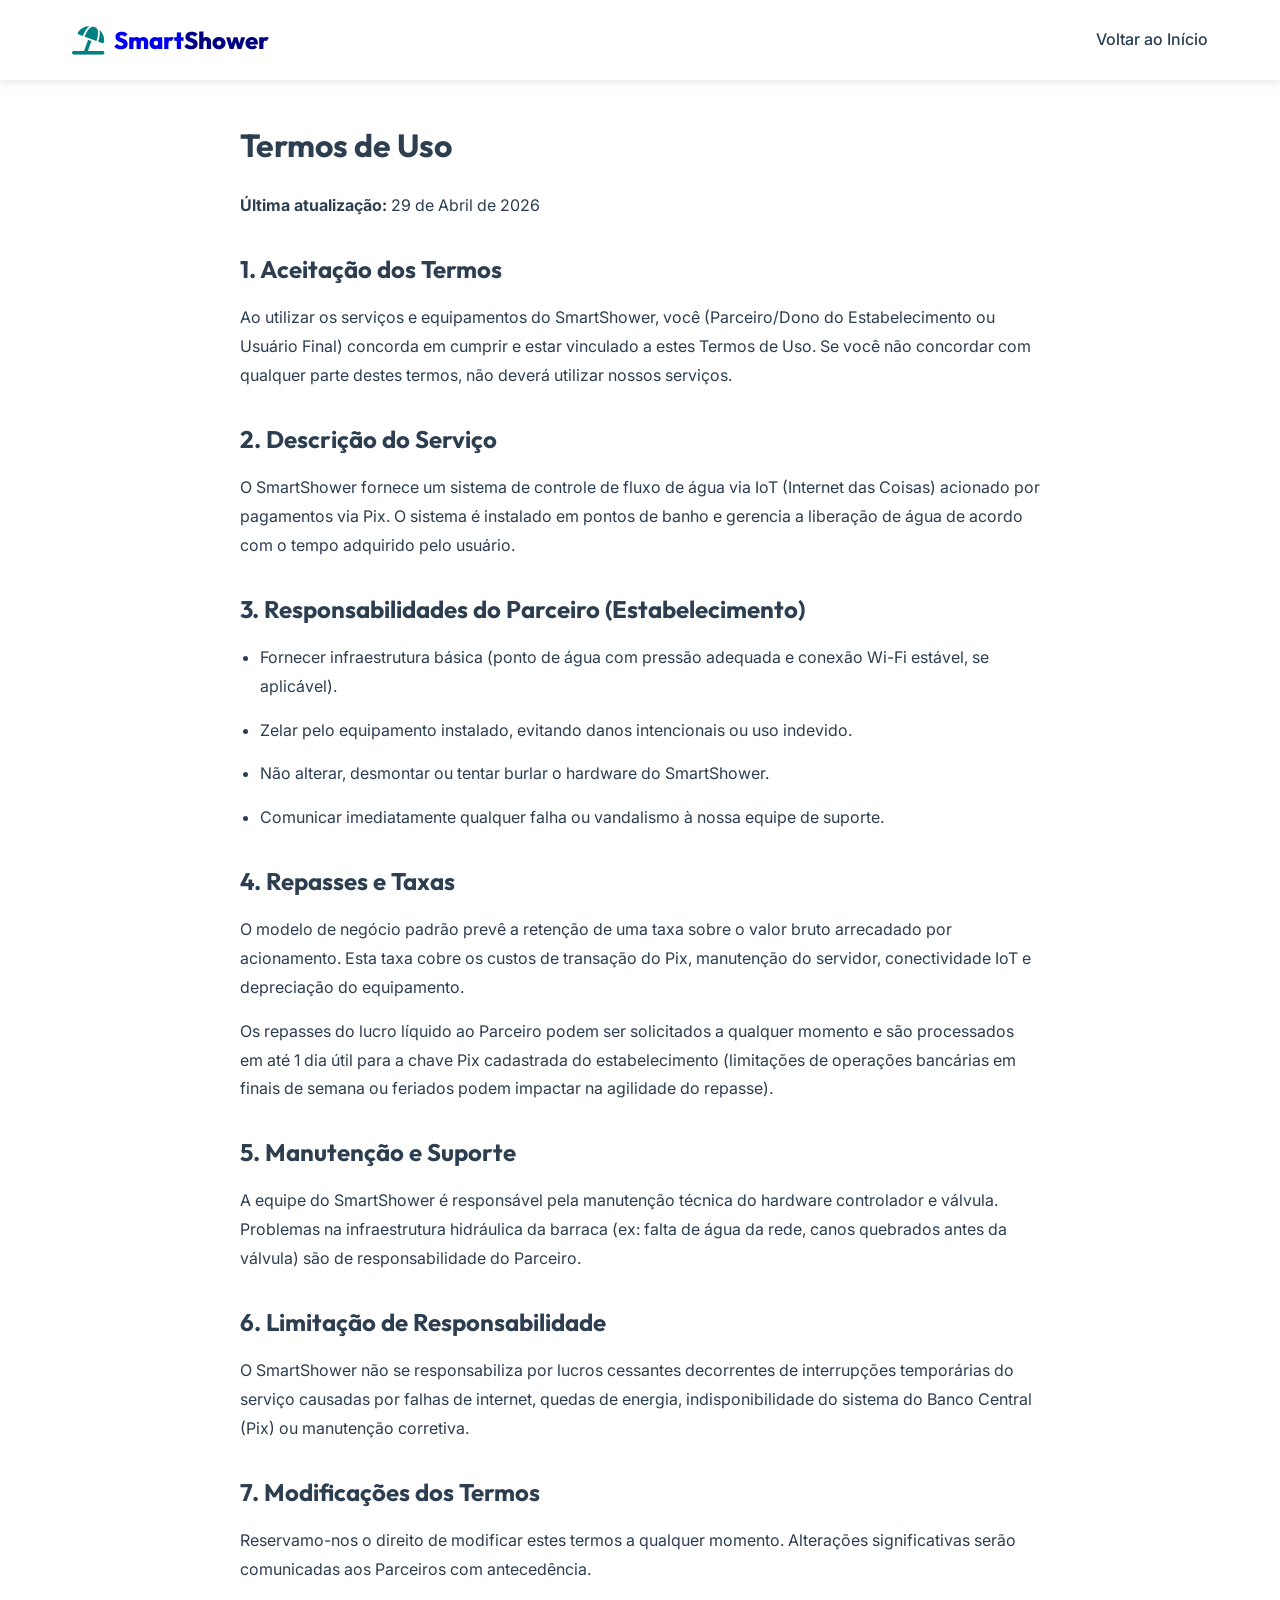
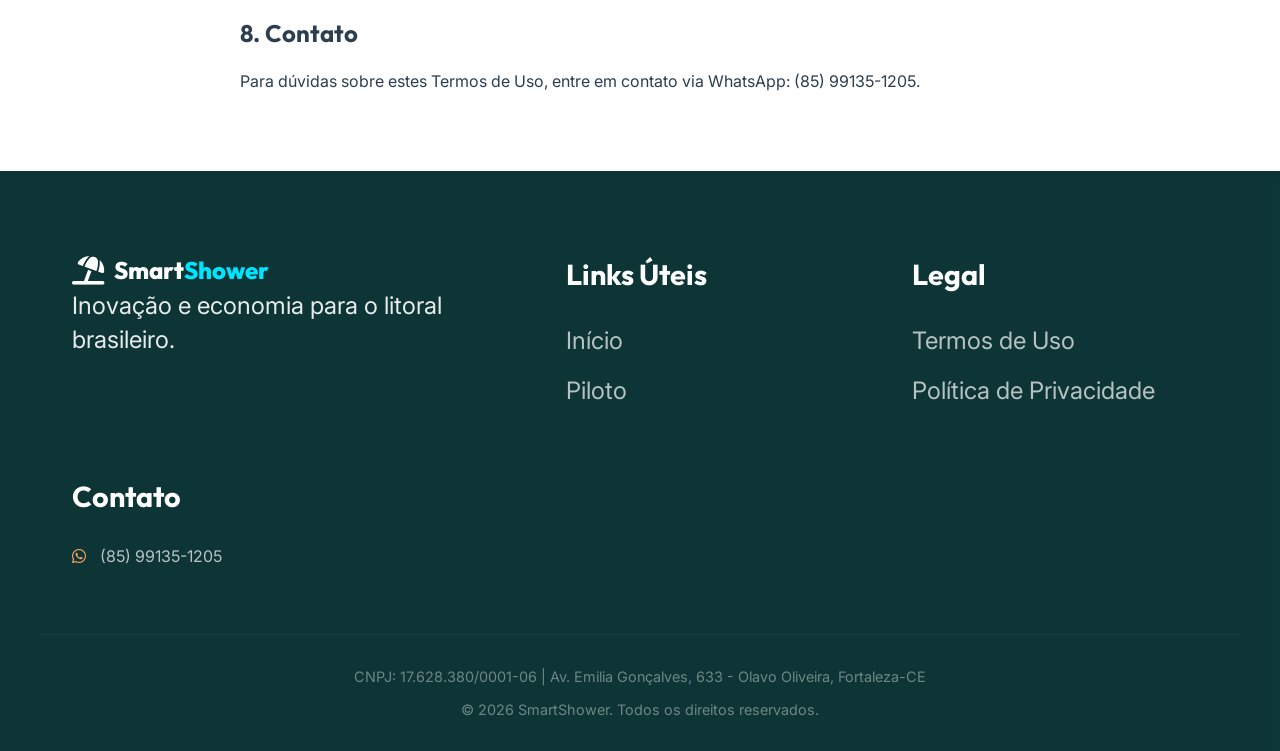
<file: smartshower/termos-de-uso.html>
<!DOCTYPE html>
<html lang="pt-BR">
<head>
    <meta charset="UTF-8">
    <meta name="viewport" content="width=device-width, initial-scale=1.0">
    <title>Termos de Uso | SmartShower</title>
    <link rel="preconnect" href="https://fonts.googleapis.com">
    <link rel="preconnect" href="https://fonts.gstatic.com" crossorigin>
    <link href="https://fonts.googleapis.com/css2?family=Inter:wght@400;500;600&family=Outfit:wght@600;700;800&display=swap" rel="stylesheet">
    <link rel="stylesheet" href="https://cdnjs.cloudflare.com/ajax/libs/font-awesome/6.4.0/css/all.min.css">
    <link rel="stylesheet" href="css/style.css">
    <style>
        .legal-content {
            padding: 120px 0 60px;
            max-width: 800px;
            margin: 0 auto;
        }
        .legal-content h1 {
            color: var(--primary-color);
            margin-bottom: 20px;
        }
        .legal-content h2 {
            color: var(--dark-blue);
            margin: 30px 0 15px;
            font-size: 1.5rem;
        }
        .legal-content p, .legal-content li {
            color: var(--text-color);
            line-height: 1.8;
            margin-bottom: 15px;
        }
        .legal-content ul {
            padding-left: 20px;
            margin-bottom: 20px;
        }
    </style>
</head>
<body>
    <header id="header" style="background: white; box-shadow: 0 2px 10px rgba(0,0,0,0.1);">
        <nav class="container">
            <div class="logo">
                <i class="fas fa-umbrella-beach"></i>
                <a href="index.html" style="text-decoration: none;"><span>Smart<span>Shower</span></span></a>
            </div>
            <ul class="nav-links">
                <li><a href="index.html">Voltar ao Início</a></li>
            </ul>
        </nav>
    </header>

    <main class="container legal-content">
        <h1>Termos de Uso</h1>
        <p><strong>Última atualização:</strong> 29 de Abril de 2026</p>

        <h2>1. Aceitação dos Termos</h2>
        <p>Ao utilizar os serviços e equipamentos do SmartShower, você (Parceiro/Dono do Estabelecimento ou Usuário Final) concorda em cumprir e estar vinculado a estes Termos de Uso. Se você não concordar com qualquer parte destes termos, não deverá utilizar nossos serviços.</p>

        <h2>2. Descrição do Serviço</h2>
        <p>O SmartShower fornece um sistema de controle de fluxo de água via IoT (Internet das Coisas) acionado por pagamentos via Pix. O sistema é instalado em pontos de banho e gerencia a liberação de água de acordo com o tempo adquirido pelo usuário.</p>

        <h2>3. Responsabilidades do Parceiro (Estabelecimento)</h2>
        <ul>
            <li>Fornecer infraestrutura básica (ponto de água com pressão adequada e conexão Wi-Fi estável, se aplicável).</li>
            <li>Zelar pelo equipamento instalado, evitando danos intencionais ou uso indevido.</li>
            <li>Não alterar, desmontar ou tentar burlar o hardware do SmartShower.</li>
            <li>Comunicar imediatamente qualquer falha ou vandalismo à nossa equipe de suporte.</li>
        </ul>

        <h2>4. Repasses e Taxas</h2>
        <p>O modelo de negócio padrão prevê a retenção de uma taxa sobre o valor bruto arrecadado por acionamento. Esta taxa cobre os custos de transação do Pix, manutenção do servidor, conectividade IoT e depreciação do equipamento.</p>
        <p>Os repasses do lucro líquido ao Parceiro podem ser solicitados a qualquer momento e são processados em até 1 dia útil para a chave Pix cadastrada do estabelecimento (limitações de operações bancárias em finais de semana ou feriados podem impactar na agilidade do repasse).</p>

        <h2>5. Manutenção e Suporte</h2>
        <p>A equipe do SmartShower é responsável pela manutenção técnica do hardware controlador e válvula. Problemas na infraestrutura hidráulica da barraca (ex: falta de água da rede, canos quebrados antes da válvula) são de responsabilidade do Parceiro.</p>

        <h2>6. Limitação de Responsabilidade</h2>
        <p>O SmartShower não se responsabiliza por lucros cessantes decorrentes de interrupções temporárias do serviço causadas por falhas de internet, quedas de energia, indisponibilidade do sistema do Banco Central (Pix) ou manutenção corretiva.</p>

        <h2>7. Modificações dos Termos</h2>
        <p>Reservamo-nos o direito de modificar estes termos a qualquer momento. Alterações significativas serão comunicadas aos Parceiros com antecedência.</p>

        <h2>8. Contato</h2>
        <p>Para dúvidas sobre estes Termos de Uso, entre em contato via WhatsApp: (85) 99135-1205.</p>
    </main>

    <footer class="footer">
        <div class="container footer-grid">
            <div class="footer-info">
                <div class="logo" style="color: white;">
                    <i class="fas fa-umbrella-beach"></i>
                    <span>Smart<span style="color: #00E5FF;">Shower</span></span>
                </div>
                <p>Inovação e economia para o litoral brasileiro.</p>
            </div>
            <div class="footer-links">
                <h4>Links Úteis</h4>
                <ul>
                    <li><a href="index.html">Início</a></li>
                    <li><a href="index.html#pilot">Piloto</a></li>
                </ul>
            </div>
            <div class="footer-links">
                <h4>Legal</h4>
                <ul>
                    <li><a href="termos-de-uso.html">Termos de Uso</a></li>
                    <li><a href="politica-de-privacidade.html">Política de Privacidade</a></li>
                </ul>
            </div>
            <div class="footer-contact">
                <h4>Contato</h4>
                <p><i class="fab fa-whatsapp"></i> (85) 99135-1205</p>
            </div>
        </div>
        <div class="footer-bottom container">
            <p>CNPJ: 17.628.380/0001-06 | Av. Emilia Gonçalves, 633 - Olavo Oliveira, Fortaleza-CE</p>
            <p style="margin-top: 10px;">&copy; 2026 SmartShower. Todos os direitos reservados.</p>
        </div>
    </footer>
</body>
</html>
</file>
<file: smartshower/css/style.css>
:root {
    --primary: #008080;
    --primary-dark: #006666;
    --secondary: #F4A460;
    --accent: #000080;
    --bg: #FDF5E6;
    --white: #ffffff;
    --text: #2c3e50;
    --text-light: #5d6d7e;
    --transition: all 0.3s cubic-bezier(0.25, 0.8, 0.25, 1);
    --shadow: 0 10px 30px rgba(0, 0, 0, 0.1);
}

* {
    margin: 0;
    padding: 0;
    box-sizing: border-box;
}

html {
    scroll-behavior: smooth;
}

body {
    font-family: 'Inter', sans-serif;
    color: var(--text);
    background-color: var(--white);
    line-height: 1.6;
    overflow-x: hidden;
}

h1,
h2,
h3,
h4 {
    font-family: 'Outfit', sans-serif;
    font-weight: 700;
}

.container {
    max-width: 1200px;
    margin: 0 auto;
    padding: 0 2rem;
}

/* Header & Nav */
header {
    height: 80px;
    display: flex;
    align-items: center;
    position: fixed;
    top: 0;
    width: 100%;
    z-index: 1000;
    background: rgba(255, 255, 255, 0.8);
    backdrop-filter: blur(10px);
    transition: var(--transition);
}

header.scrolled {
    height: 70px;
    box-shadow: 0 2px 10px rgba(0, 0, 0, 0.05);
}

nav {
    display: flex;
    justify-content: space-between;
    align-items: center;
    width: 100%;
}

.logo {
    display: flex;
    align-items: center;
    gap: 10px;
    font-size: 1.5rem;
    font-weight: 800;
    font-family: 'Outfit', sans-serif;
    color: var(--primary);
}

.logo span span {
    color: var(--accent);
}

.logo i {
    font-size: 1.8rem;
}

.nav-links {
    list-style: none;
    display: flex;
    gap: 30px;
    align-items: center;
}

.nav-links a {
    text-decoration: none;
    color: var(--text);
    font-weight: 500;
    transition: var(--transition);
}

.nav-links a:hover {
    color: var(--primary);
}

.btn-small {
    background: var(--primary);
    color: var(--white) !important;
    padding: 8px 20px;
    border-radius: 50px;
    font-size: 0.9rem;
}

.btn-small:hover {
    background: var(--primary-dark);
    transform: translateY(-2px);
}

.mobile-menu-icon {
    display: none;
    font-size: 1.5rem;
    cursor: pointer;
}

/* Buttons */
.btn {
    display: inline-block;
    padding: 15px 35px;
    border-radius: 50px;
    text-decoration: none;
    font-weight: 600;
    transition: var(--transition);
    border: none;
    cursor: pointer;
}

.btn-primary {
    background: var(--primary);
    color: var(--white);
    box-shadow: 0 4px 15px rgba(0, 128, 128, 0.3);
}

.btn-primary:hover {
    background: var(--primary-dark);
    transform: translateY(-3px);
    box-shadow: 0 6px 20px rgba(0, 128, 128, 0.4);
}

.btn-secondary {
    background: transparent;
    color: var(--text);
    border: 2px solid var(--primary);
}

.btn-secondary:hover {
    background: var(--primary);
    color: var(--white);
    transform: translateY(-3px);
}

/* Sections General */
section {
    padding: 100px 0;
}

.section-header {
    text-align: center;
    margin-bottom: 60px;
}

.section-header h2 {
    font-size: 2.5rem;
    margin-bottom: 20px;
    color: var(--accent);
}

.section-header h2 span {
    color: var(--primary);
}

.section-header p {
    color: var(--text-light);
    font-size: 1.1rem;
    max-width: 600px;
    margin: 0 auto;
}

/* Hero Section */
.hero {
    background: linear-gradient(135deg, #f0f7f7 0%, #fff 100%);
    padding-top: 180px;
    min-height: 90vh;
}

.hero-grid {
    display: grid;
    grid-template-columns: 1.2fr 1fr;
    gap: 50px;
    align-items: center;
}

.badge {
    display: inline-block;
    background: rgba(0, 128, 128, 0.1);
    color: var(--primary);
    padding: 5px 15px;
    border-radius: 50px;
    font-size: 0.85rem;
    font-weight: 600;
    margin-bottom: 20px;
}

.hero-content h1 {
    font-size: 3.8rem;
    line-height: 1.1;
    margin-bottom: 25px;
    color: var(--accent);
}

.hero-content h1 span {
    color: var(--primary);
}

.hero-content p {
    font-size: 1.2rem;
    color: var(--text-light);
    margin-bottom: 25px;
    max-width: 500px;
}

.hero-trust-badge {
    display: inline-flex;
    align-items: center;
    gap: 12px;
    background: linear-gradient(135deg, rgba(0, 128, 128, 0.08) 0%, rgba(0, 160, 233, 0.05) 100%);
    padding: 12px 20px;
    border-radius: 16px;
    border: 1px solid rgba(0, 128, 128, 0.15);
    margin-bottom: 35px;
    transition: var(--transition);
    animation: fadeInSlide 0.8s ease-out forwards;
}

.hero-trust-badge:hover {
    transform: translateY(-2px);
    background: linear-gradient(135deg, rgba(0, 128, 128, 0.12) 0%, rgba(0, 160, 233, 0.08) 100%);
    box-shadow: 0 5px 15px rgba(0, 128, 128, 0.1);
}

.hero-trust-badge i {
    font-size: 1.4rem;
    color: var(--primary);
}

.hero-trust-badge p {
    margin-bottom: 0;
    font-size: 1.05rem;
    font-weight: 600;
    color: var(--accent);
}

.hero-trust-badge p span {
    color: var(--primary);
}

@keyframes fadeInSlide {
    from {
        opacity: 0;
        transform: translateY(10px);
    }

    to {
        opacity: 1;
        transform: translateY(0);
    }
}

.hero-actions {
    display: flex;
    gap: 20px;
}

.hero-image {
    position: relative;
}

.image-wrapper {
    position: relative;
    border-radius: 30px;
    overflow: hidden;
    box-shadow: var(--shadow);
}

.image-wrapper img {
    width: 100%;
    height: auto;
    display: block;
}

.image-disclaimer {
    font-size: 0.75rem;
    color: var(--text-light);
    opacity: 0.7;
    margin-top: 10px;
    text-align: right;
    font-style: italic;
}

@keyframes float {
    0% {
        transform: translateY(0px);
    }

    50% {
        transform: translateY(-10px);
    }

    100% {
        transform: translateY(0px);
    }
}

/* Problem Section */
.problem {
    background: var(--white);
}

.problem-grid {
    display: grid;
    grid-template-columns: repeat(auto-fit, minmax(300px, 1fr));
    gap: 30px;
}

.problem-card {
    background: #fdfaf5;
    padding: 40px;
    border-radius: 20px;
    text-align: center;
    transition: var(--transition);
    border: 1px solid rgba(244, 164, 96, 0.1);
}

.problem-card:hover {
    transform: translateY(-10px);
    box-shadow: var(--shadow);
}

.problem-card i {
    font-size: 3rem;
    color: var(--secondary);
    margin-bottom: 25px;
}

.problem-card h3 {
    margin-bottom: 15px;
    font-size: 1.5rem;
}

/* Solution Section */
.solution {
    background: var(--bg);
}

.solution-grid {
    display: grid;
    grid-template-columns: 1fr 1fr;
    gap: 80px;
    align-items: center;
}

.solution-image img {
    width: 100%;
    border-radius: 30px;
    box-shadow: var(--shadow);
}

.solution-content h2 {
    font-size: 2.8rem;
    margin-bottom: 25px;
    line-height: 1.2;
}

.solution-content h2 span {
    color: var(--primary);
}

.benefit-list {
    list-style: none;
    margin-top: 35px;
}

.benefit-list li {
    display: flex;
    gap: 15px;
    /* Reduced gap from 20px */
    margin-bottom: 25px;
    align-items: flex-start;
}

.benefit-list i {
    font-size: 1.5rem;
    color: var(--primary);
    margin-top: 3px;
    flex-shrink: 0;
}

.flow-grid {
    display: flex;
    justify-content: space-between;
    align-items: flex-start;
    position: relative;
}

.step-wrapper {
    flex: 1;
    max-width: 260px;
    z-index: 2;
}

.step-card-premium {
    background: white;
    padding: 25px;
    border-radius: 24px;
    box-shadow: 0 20px 50px rgba(0, 160, 233, 0.1);
    display: flex;
    flex-direction: column;
    align-items: center;
    text-align: center;
    min-height: 440px;
    border: 1px solid rgba(0, 160, 233, 0.05);
    transition: var(--transition);
}

.step-card-premium:hover {
    transform: translateY(-10px);
    box-shadow: 0 30px 60px rgba(0, 160, 233, 0.15);
}

.step-image-box {
    width: 100%;
    height: 200px;
    margin-bottom: 20px;
    overflow: hidden;
    border-radius: 12px;
    display: flex;
    justify-content: center;
    align-items: center;
    background: #f8fdff;
}

.step-image-box img {
    max-width: 100%;
    max-height: 100%;
    object-fit: cover;
    transition: transform 0.3s ease;
}

.step-card-premium:hover .step-image-box img {
    transform: scale(1.05);
}

.step-content {
    margin-top: 10px;
}

.step-content.top {
    margin-top: 0;
    margin-bottom: 20px;
}

.step-dot-indicator {
    width: 12px;
    height: 12px;
    border: 3px solid #00A0E9;
    border-radius: 50%;
    background: white;
    margin: 0 auto 15px;
}

.step-card-premium h3 {
    color: #00A0E9;
    font-size: 1.5rem;
    margin-bottom: 12px;
    font-weight: 800;
}

.step-card-premium p {
    font-size: 1rem;
    color: var(--text-light);
    line-height: 1.5;
}

@media (max-width: 991px) {
    .flow-grid {
        flex-direction: column;
        align-items: center;
        gap: 60px;
    }

    .connector-arrow {
        display: none;
    }

    .step-wrapper {
        max-width: 100%;
        width: 100%;
    }

    .step-card-premium {
        min-height: auto;
        padding: 40px;
    }
}

/* Pilot Section */
.pilot {
    padding-bottom: 0;
}

.pilot-wrapper {
    background: #E3F2FD;
    padding: 80px;
    border-radius: 40px 40px 0 0;
    color: var(--accent);
    text-align: center;
}

.pilot-content h2 {
    font-size: 3rem;
    margin-bottom: 20px;
}

.pilot-content h2 span {
    color: var(--primary);
}

.pilot-form {
    display: grid;
    grid-template-columns: repeat(auto-fit, minmax(200px, 1fr));
    gap: 20px;
    margin: 40px auto;
    max-width: 900px;
}

.pilot-form input {
    padding: 18px 25px;
    border-radius: 50px;
    border: 1px solid rgba(0, 0, 128, 0.1);
    font-size: 1rem;
    box-shadow: 0 2px 10px rgba(0, 0, 0, 0.03);
}

.pilot-note {
    font-size: 0.9rem;
    opacity: 0.8;
    margin-top: 30px;
}

/* Footer */
.footer {
    background: rgba(0, 43, 43, 0.95);
    /* 45% transparency for better harmony */
    color: var(--white);
    padding: 80px 0 30px;
}

.footer-grid {
    display: grid;
    grid-template-columns: 1.5fr 1fr 1fr;
    gap: 50px;
    margin-bottom: 50px;
}

.footer-info p {
    font-size: 1.5rem;
    /* Increased 50% for visibility */
    opacity: 0.9;
    line-height: 1.4;
}

.footer h4 {
    margin-bottom: 25px;
    font-size: 1.8rem;
    /* Increased 50% from 1.2rem */
}

.footer-links ul {
    list-style: none;
}

.footer-links li {
    margin-bottom: 12px;
}

.footer-links a {
    color: rgba(255, 255, 255, 0.7);
    text-decoration: none;
    transition: var(--transition);
    font-size: 1.5rem;
    /* Increased 50% for visibility */
}

.footer-links a:hover {
    color: var(--secondary);
}

.footer-contact p {
    margin-bottom: 15px;
    color: rgba(255, 255, 255, 0.7);
}

.footer-contact i {
    margin-right: 10px;
    color: var(--secondary);
}

.footer-bottom {
    border-top: 1px solid rgba(255, 255, 255, 0.05);
    padding-top: 30px;
    text-align: center;
    font-size: 0.9rem;
    color: rgba(255, 255, 255, 0.4);
}

/* Animations */
[data-reveal] {
    opacity: 0;
    transition: all 0.8s ease-out;
}

[data-reveal="left"] {
    transform: translateX(-50px);
}

[data-reveal="right"] {
    transform: translateX(50px);
}

[data-reveal="bottom"] {
    transform: translateY(50px);
}

[data-reveal="scale"] {
    transform: scale(0.9);
}

.revealed {
    opacity: 1;
    transform: translate(0, 0) scale(1) !important;
}

/* Mobile Responsive */
@media (max-width: 991px) {

    .hero-grid,
    .solution-grid {
        grid-template-columns: 1fr;
        gap: 60px;
        text-align: center;
    }

    .hero-content h1 {
        font-size: 3rem;
    }

    .hero-actions {
        justify-content: center;
    }

    .hero-image {
        order: -1;
    }

    .floating-stats {
        left: 50%;
        transform: translateX(-50%);
        bottom: -20px;
    }

    .nav-links {
        display: none;
    }

    .mobile-menu-icon {
        display: block;
    }
}

@media (max-width: 768px) {
    .section-header h2 {
        font-size: 2rem;
    }

    .pilot-wrapper {
        padding: 40px 20px;
    }

    .footer-grid {
        grid-template-columns: 1fr;
    }
}

/* Video Container & Placeholder */
.video-container {
    position: relative;
    padding-bottom: 56.25%;
    /* 16:9 Aspect Ratio */
    height: 0;
    overflow: hidden;
    border-radius: 24px;
    background: #000;
    margin-bottom: 20px;
}

.video-container iframe {
    position: absolute;
    top: 0;
    left: 0;
    width: 100%;
    height: 100%;
    border: 0;
}

.video-placeholder {
    position: absolute;
    top: 0;
    left: 0;
    width: 100%;
    height: 100%;
    display: flex;
    flex-direction: column;
    justify-content: center;
    align-items: center;
    background: linear-gradient(135deg, #002b2b 0%, #004d4d 100%);
    color: white;
    cursor: pointer;
    text-align: center;
    padding: 20px;
}

.video-placeholder.alternate {
    background: linear-gradient(135deg, var(--primary) 0%, var(--accent) 100%);
}

.play-btn {
    width: 70px;
    height: 70px;
    background: var(--secondary);
    border-radius: 50%;
    display: flex;
    justify-content: center;
    align-items: center;
    font-size: 1.8rem;
    margin-bottom: 15px;
    box-shadow: 0 0 20px rgba(244, 164, 96, 0.4);
    transition: var(--transition);
}

.video-placeholder:hover .play-btn {
    transform: scale(1.1);
}

.shadow-premium {
    box-shadow: 0 25px 50px -12px rgba(0, 0, 0, 0.25);
}

/* Invisible Loss Section */
.invisible-loss {
    background: #fff;
    padding: 100px 0;
}

.section-subtitle {
    color: var(--text-light);
    margin-top: -10px;
    margin-bottom: 60px;
    font-size: 1.1rem;
    text-align: center;
}

.stats-grid {
    display: grid;
    grid-template-columns: repeat(auto-fit, minmax(250px, 1fr));
    gap: 40px;
    margin-top: 50px;
}

.stat-item {
    padding: 30px;
    text-align: center;
}

.stat-value {
    font-size: 3.5rem;
    font-family: 'Outfit', sans-serif;
    font-weight: 800;
    color: var(--primary);
    margin-bottom: 10px;
    display: block;
}

/* ROI Calculator */
.roi-calculator {
    background: var(--bg);
    padding: 100px 0;
}

.calculator-wrapper {
    background: white;
    border-radius: 30px;
    padding: 50px;
    box-shadow: var(--shadow);
    max-width: 900px;
    margin: 0 auto;
}

.calculator-header {
    text-align: center;
    margin-bottom: 40px;
}

.calculator-body {
    display: grid;
    grid-template-columns: 1fr 1fr;
    gap: 50px;
}

.input-group {
    margin-bottom: 25px;
}

.input-group label {
    display: block;
    margin-bottom: 10px;
    font-weight: 600;
    color: var(--accent);
}

.input-group input {
    width: 100%;
    padding: 15px 20px;
    border-radius: 12px;
    border: 1px solid rgba(0, 0, 0, 0.1);
    font-size: 1.1rem;
    transition: var(--transition);
}

.input-group input:focus {
    outline: none;
    border-color: var(--primary);
    box-shadow: 0 0 0 4px rgba(0, 128, 128, 0.1);
}

.result-card {
    background: #f8fdff;
    padding: 25px;
    border-radius: 20px;
    margin-bottom: 20px;
    text-align: center;
}

.result-card.highlight {
    background: linear-gradient(135deg, #008080 0%, #006666 100%);
    color: white;
}

.result-card h3 {
    font-size: 1rem;
    margin-bottom: 10px;
    opacity: 0.9;
}

.result-value {
    font-size: 1.8rem;
    font-weight: 800;
    font-family: 'Outfit', sans-serif;
}

/* FAQ Section */
.faq {
    background: white;
    padding: 100px 0;
}

.faq-accordion {
    max-width: 800px;
    margin: 0 auto;
}

.faq-item {
    margin-bottom: 15px;
    border-radius: 12px;
    border: 1px solid rgba(0, 0, 0, 0.05);
    overflow: hidden;
}

.faq-question {
    padding: 20px 25px;
    background: #f9f9f9;
    cursor: pointer;
    font-weight: 600;
    display: flex;
    justify-content: space-between;
    align-items: center;
    transition: var(--transition);
}

.faq-question:hover {
    background: #f0f0f0;
    color: var(--primary);
}

.faq-question i {
    transition: transform 0.3s ease;
}

.faq-answer {
    padding: 0 25px;
    max-height: 0;
    overflow: hidden;
    transition: all 0.3s ease-out;
    background: white;
}

.faq-item.active .faq-answer {
    padding: 20px 25px;
    max-height: 200px;
}

.faq-item.active .faq-question i {
    transform: rotate(180deg);
}

/* Technical Proof */
.technical-proof {
    padding: 100px 0;
    background: #fff;
}

.technical-grid {
    display: grid;
    grid-template-columns: 1fr 1fr;
    gap: 80px;
    align-items: center;
}

.tech-features {
    list-style: none;
    margin-top: 30px;
}

.tech-features li {
    display: flex;
    align-items: center;
    gap: 15px;
    margin-bottom: 20px;
    font-weight: 600;
    color: var(--accent);
}

.tech-features i {
    color: var(--primary);
    font-size: 1.2rem;
}

/* Badge secondary */
.badge.secondary {
    background: rgba(244, 164, 96, 0.1);
    color: var(--secondary);
}

/* Responsive Updates */
@media (max-width: 991px) {

    .calculator-body,
    .technical-grid {
        grid-template-columns: 1fr;
        gap: 40px;
    }

    .hero-video-box {
        order: -1;
        margin-bottom: 40px;
    }
}

/* Dashboard Section */
.dashboard {
    background: #fff;
    padding: 100px 0;
}

.dashboard-grid {
    display: grid;
    grid-template-columns: 1fr 1.2fr;
    gap: 80px;
    align-items: center;
}

.dashboard-features {
    list-style: none;
    margin-top: 35px;
}

.dashboard-features li {
    display: flex;
    gap: 20px;
    margin-bottom: 30px;
}

.dashboard-features i {
    font-size: 1.5rem;
    color: var(--primary);
    margin-top: 5px;
}

.browser-mockup {
    background: #fff;
    border-radius: 12px;
    box-shadow: 0 20px 40px rgba(0, 0, 0, 0.1);
    overflow: hidden;
    border: 1px solid rgba(0, 0, 0, 0.05);
}

.browser-mockup.luxury {
    background: #f8fafc;
    border: 1px solid #e2e8f0;
    box-shadow: 0 30px 60px -12px rgba(0, 0, 0, 0.15);
}

.browser-header {
    background: #f1f3f4;
    padding: 10px 15px;
    display: flex;
    align-items: center;
    gap: 6px;
}

.browser-address {
    margin-left: 20px;
    background: #fff;
    font-size: 0.75rem;
    padding: 2px 15px;
    border-radius: 4px;
    color: #94a3b8;
    flex-grow: 1;
    max-width: 200px;
}

.browser-header .dot {
    width: 10px;
    height: 10px;
    border-radius: 50%;
    background: #ccc;
}

.browser-header .dot:nth-child(1) {
    background: #ff5f56;
}

.browser-header .dot:nth-child(2) {
    background: #ffbd2e;
}

.browser-header .dot:nth-child(3) {
    background: #27c93f;
}

/* Dashboard Simplified (Latest Reference) */
.dashboard-ui.simplified {
    display: flex;
    flex-direction: column;
    height: auto;
    min-height: 500px;
    background: #fff;
}

.ui-header-pague {
    display: flex;
    justify-content: space-between;
    align-items: center;
    padding: 15px 30px;
    border-bottom: 1px solid #f1f5f9;
}

.ui-logo-pague {
    display: flex;
    align-items: center;
    gap: 10px;
    font-weight: 800;
    color: var(--primary);
    font-size: 1.1rem;
}

.ui-header-right {
    display: flex;
    align-items: center;
    gap: 20px;
}

.theme-toggle {
    background: #f8fafc;
    padding: 8px 12px;
    border-radius: 10px;
    font-size: 0.8rem;
    color: #94a3b8;
    display: flex;
    gap: 10px;
}

.menu-btn-ui {
    background: #f8fafc;
    width: 40px;
    height: 40px;
    display: flex;
    justify-content: center;
    align-items: center;
    border-radius: 10px;
    color: var(--accent);
}

.ui-main-pague {
    padding: 40px 30px;
}

.content-header-pague {
    display: flex;
    justify-content: space-between;
    align-items: center;
    margin-bottom: 30px;
    text-align: left;
}

.content-header-pague h3 {
    font-size: 1.8rem;
    font-weight: 800;
    color: var(--accent);
}

.content-header-pague p {
    font-size: 0.9rem;
    color: #64748b;
}

.btn-solicitar {
    background: #eff6ff;
    color: #3b82f6;
    border: 1px solid #dbeafe;
    padding: 12px 25px;
    border-radius: 12px;
    font-size: 0.85rem;
    font-weight: 700;
    display: flex;
    align-items: center;
    gap: 10px;
    cursor: pointer;
    transition: 0.3s;
}

.btn-solicitar:hover {
    background: #3b82f6;
    color: #fff;
    transform: translateY(-2px);
}

.ui-table-pague-container {
    background: #fff;
    border: 1px solid #f1f5f9;
    border-radius: 20px;
    overflow: hidden;
    margin-bottom: 40px;
}

.ui-table-pague {
    width: 100%;
    border-collapse: collapse;
}

.ui-table-pague th {
    text-align: left;
    padding: 20px;
    font-size: 0.8rem;
    color: #94a3b8;
    background: #fdfdfd;
    border-bottom: 1px solid #f1f5f9;
}

.ui-table-pague td {
    padding: 20px;
    font-size: 0.9rem;
    font-weight: 600;
    color: var(--accent);
    border-bottom: 1px solid #f8fafc;
}

.status-pill-pague {
    display: inline-block;
    padding: 6px 15px;
    background: #f0fdf4;
    color: #16a34a;
    border-radius: 50px;
    font-size: 0.75rem;
    font-weight: 700;
    border: 1px solid #dcfce7;
}

.ui-footer-pague {
    border-top: 1px solid #f1f5f9;
    padding-top: 30px;
    display: flex;
    justify-content: space-between;
    align-items: center;
    font-size: 0.8rem;
    color: #94a3b8;
}

.footer-pague-links {
    display: flex;
    gap: 20px;
}



@media (max-width: 991px) {
    .dashboard-grid {
        grid-template-columns: 1fr;
        gap: 60px;
        text-align: center;
    }

    .dashboard-features li {
        text-align: left;
    }
}

/* ROI CALCULATOR REBUILD - REFERENCE IMAGE MATCH */
.calculator-wrapper .calculator-body {
    display: grid;
    grid-template-columns: 50% 50%;
    gap: 20px;
    align-items: stretch;
}

.calculator-wrapper .input-group label {
    color: #1e3a8a;
    font-weight: 700;
    font-size: 1.1rem;
    margin-bottom: 12px;
}

.calculator-wrapper .input-group input {
    border: 1px solid #e2e8f0;
    padding: 18px;
    font-size: 1.2rem;
    color: #334155;
    background: #fff;
}

.calculator-results-stack {
    display: flex;
    flex-direction: column;
    gap: 20px;
}

.result-card-revenue {
    background: #f8fdff;
    padding: 30px;
    border-radius: 20px;
    text-align: center;
}

.result-card-revenue h3 {
    color: #475569;
    font-size: 1rem;
    margin-bottom: 15px;
}

.result-value-large {
    font-size: 3rem;
    font-weight: 800;
    color: #1e293b;
    font-family: ui-monospace, SFMono-Regular, Menlo, Monaco, Consolas, "Liberation Mono", "Courier New", monospace;
    margin-bottom: 5px;
}

.result-card-revenue p {
    color: #64748b;
    font-size: 0.95rem;
}

.result-grid-profit {
    display: grid;
    grid-template-columns: 1fr;
    gap: 20px;
    height: 100%;
}

.result-card-profit {
    background: #008080;
    color: #fff;
    padding: 30px 20px;
    border-radius: 12px;
    text-align: center;
    display: flex;
    flex-direction: column;
    justify-content: center;
}

.result-card-profit h3 {
    font-size: 0.9rem;
    font-weight: 600;
    margin-bottom: 10px;
    opacity: 0.9;
}

.result-card-profit .result-value {
    font-size: 1.54rem;
    /* Reduzido para 70% de 2.2rem para melhor hierarquia */
    font-weight: 800;
    color: #fff;
    font-family: ui-monospace, SFMono-Regular, Menlo, Monaco, Consolas, "Liberation Mono", "Courier New", monospace;
}

.negative {
    color: #ff3b3b !important;
    /* Vermelho vibrante para valores negativos */
}

.calculator-footer-note {
    margin-top: 30px;
    font-size: 1.05rem;
    line-height: 1.6;
    text-align: left; 
    background: #fffdf5; 
    padding: 25px; 
    border-radius: 8px; 
    border-left: 6px solid #fadb14;
}

@media (max-width: 991px) {
    .calculator-wrapper .calculator-body {
        grid-template-columns: 1fr;
        gap: 30px;
    }

    .calculator-wrapper .number-input-wrapper {
        width: 100%;
    }
    
    .footer-note-columns {
        grid-template-columns: 1fr !important;
        gap: 15px !important;
    }
}

@media (max-width: 530px) {
    .container {
        padding: 0 1rem;
    }

    .ctrl-btn {
        width: 42px;
        height: 48px;
    }

    .calculator-wrapper {
        padding: 25px 10px;
        width: 100%;
        overflow: hidden;
    }

    .number-input-wrapper {
        width: 100% !important;
    }

    .number-input-wrapper input {
        padding: 12px 5px !important;
        font-size: 1rem;
    }

    .result-value-large {
        font-size: 2rem;
    }

    .result-grid-profit {
        gap: 10px;
    }

    .result-card-profit {
        padding: 15px 5px;
    }

    .result-card-profit .result-value {
        font-size: 1.2rem;
    }
}

/* CUSTOM NUMBER INPUTS STYLE */
.number-input-wrapper {
    display: flex;
    align-items: center;
    background: #fff;
    border: 1px solid #e2e8f0;
    border-radius: 12px;
    overflow: hidden;
    max-width: 100%;
}

.number-input-wrapper input {
    border: none !important;
    border-left: 1px solid #e2e8f0 !important;
    border-right: 1px solid #e2e8f0 !important;
    text-align: center;
    font-weight: 700;
    font-family: ui-monospace, SFMono-Regular, Menlo, Monaco, Consolas, "Liberation Mono", "Courier New", monospace;
    padding: 15px 10px !important;
    flex-grow: 1;
    width: 0 !important;
    /* Forces flex-grow to handle width and overrides global 100% */
    min-width: 0;
    /* Allows shrinking on very small screens */
    margin: 0 !important;
    -moz-appearance: textfield;
    appearance: textfield;
}

.number-input-wrapper input::-webkit-outer-spin-button,
.number-input-wrapper input::-webkit-inner-spin-button {
    -webkit-appearance: none;
    margin: 0;
}

.ctrl-btn {
    width: 60px;
    height: 55px;
    background: #f1f5f9;
    border: none;
    color: #1e3a8a;
    font-size: 1.5rem;
    font-weight: 700;
    cursor: pointer;
    transition: background 0.2s;
    display: flex;
    align-items: center;
    justify-content: center;
    flex-shrink: 0;
    /* Prevents buttons from being squished */
}

.ctrl-btn:hover {
    background: #e2e8f0;
}


.ctrl-btn.plus {
    border-left: 1px solid #e2e8f0;
}

/* About Section */
.about {
    background: #f8fdff;
    padding: 100px 0;
}

.about-grid {
    display: grid;
    grid-template-columns: 1.2fr 1fr;
    gap: 60px;
    align-items: center;
}

.about-content h2 {
    margin-bottom: 25px;
}

.about-content p {
    font-size: 1.1rem;
    color: var(--text-light);
    margin-bottom: 20px;
}

.about-stats {
    display: flex;
    gap: 40px;
    margin-top: 30px;
}

.about-stat {
    display: flex;
    flex-direction: column;
}

.about-stat strong {
    font-size: 2rem;
    color: var(--primary);
    font-family: 'Outfit', sans-serif;
}

.about-stat span {
    font-size: 0.9rem;
    color: var(--text-light);
    font-weight: 600;
}

/* Custom Select */
.select-wrapper {
    position: relative;
    width: 100%;
}

.select-wrapper select {
    width: 100%;
    padding: 15px 20px;
    border-radius: 12px;
    border: 1px solid #e2e8f0;
    font-size: 1.1rem;
    font-weight: 600;
    color: #334155;
    background: #fff;
    cursor: pointer;
    appearance: none;
    transition: var(--transition);
}

.select-wrapper::after {
    content: '\f078';
    font-family: 'Font Awesome 6 Free';
    font-weight: 900;
    position: absolute;
    right: 20px;
    top: 50%;
    transform: translateY(-50%);
    color: var(--primary);
    pointer-events: none;
}

.select-wrapper select:focus {
    outline: none;
    border-color: var(--primary);
    box-shadow: 0 0 0 4px rgba(0, 128, 128, 0.1);
}

/* Toggle Switch */
.toggle-label {
    display: flex;
    justify-content: space-between;
    align-items: center;
    cursor: pointer;
}

.toggle-switch {
    position: relative;
    display: inline-block;
    width: 50px;
    height: 26px;
}

.toggle-switch input {
    opacity: 0;
    width: 0;
    height: 0;
}

.slider {
    position: absolute;
    cursor: pointer;
    top: 0;
    left: 0;
    right: 0;
    bottom: 0;
    background-color: #cbd5e1;
    transition: .4s;
    border-radius: 34px;
}

.slider:before {
    position: absolute;
    content: "";
    height: 20px;
    width: 20px;
    left: 3px;
    bottom: 3px;
    background-color: white;
    transition: .4s;
    border-radius: 50%;
}

input:checked+.slider {
    background-color: var(--primary);
}

input:focus+.slider {
    box-shadow: 0 0 1px var(--primary);
}

input:checked+.slider:before {
    transform: translateX(24px);
}

@media (max-width: 991px) {
    .about-grid {
        grid-template-columns: 1fr;
        text-align: center;
    }

    .about-stats {
        justify-content: center;
    }
}

/* Pricing / Plans Section */
.profit-plans {
    padding: 100px 0;
    background-color: #636363;
}

.profit-plans .section-header h2 {
    color: white;
}

.profit-plans .section-header p {
    color: #e0e0e0;
}

.pricing-grid {
    display: grid;
    grid-template-columns: repeat(auto-fit, minmax(300px, 1fr));
    gap: 30px;
    max-width: 1000px;
    margin: 0 auto;
}

.pricing-card {
    position: relative;
    padding-top: 20px;
    display: flex;
    flex-direction: column;
    align-items: center;
}

.pricing-body {
    background: white;
    margin-top: 3.5rem;
    padding: 120px 30px 40px 30px;
    box-shadow: 0 10px 20px rgba(0, 0, 0, 0.1);
    border-radius: 4px;
    width: 100%;
    display: flex;
    flex-direction: column;
    flex-grow: 1;
}

.pricing-header {
    position: absolute;
    top: 0;
    left: 8%;
    right: 8%;
    padding: 30px 20px;
    text-align: center;
    color: white;
    box-shadow: 0 10px 20px rgba(0, 0, 0, 0.15);
    z-index: 2;
    border-radius: 4px;
}

.pricing-header h4 {
    font-size: 1rem;
    letter-spacing: 1px;
    text-transform: uppercase;
    margin-bottom: 5px;
    font-weight: 800;
}

.pricing-header h2 {
    font-size: 2.0rem;
    font-weight: 800;
    margin-bottom: 5px;
    font-family: 'Outfit', sans-serif;
}

.pricing-header p {
    font-size: 0.85rem;
    text-transform: uppercase;
    letter-spacing: 1px;
    font-weight: 600;
}

.pricing-features {
    list-style: none;
    margin-bottom: 30px;
    flex-grow: 1;
}

.pricing-features li {
    padding: 12px 0;
    font-size: 0.85rem;
    color: #555;
    display: flex;
    align-items: center;
    gap: 12px;
    border-bottom: 1px solid #f0f0f0;
}

.pricing-features li:last-child {
    border-bottom: none;
}

.pricing-value {
    font-size: 1.1rem;
    font-weight: 700;
}

.pricing-label {
    font-size: 0.7rem;
    font-weight: 300;
}

.btn-pricing {
    display: block;
    text-align: center;
    color: white;
    padding: 15px;
    border-radius: 4px;
    text-decoration: none;
    font-weight: 700;
    text-transform: uppercase;
    transition: all 0.3s ease;
    margin-top: auto;
    font-size: 0.95rem;
    letter-spacing: 0.5px;
}

.btn-pricing:hover {
    opacity: 0.9;
    transform: translateY(-2px);
    color: white;
}

/* Modal Specific Styles */
.modal-overlay {
    position: fixed;
    top: 0;
    left: 0;
    width: 100%;
    height: 100%;
    background: rgba(0, 0, 0, 0.75);
    z-index: 9999;
    display: flex;
    justify-content: center;
    align-items: center;
    padding: 20px;
    opacity: 0;
    pointer-events: none;
    transition: opacity 0.3s ease;
    backdrop-filter: blur(5px);
}

.modal-overlay.active {
    opacity: 1;
    pointer-events: auto;
}

.modal-container {
    background: transparent;
    border-radius: 20px;
    max-width: 900px;
    width: 100%;
    max-height: 95vh;
    overflow-y: auto;
    position: relative;
    transform: translateY(30px) scale(0.95);
    transition: all 0.3s cubic-bezier(0.175, 0.885, 0.32, 1.275);
}

.modal-overlay.active .modal-container {
    transform: translateY(0) scale(1);
}

.btn-close-modal {
    position: absolute;
    top: 15px;
    right: 15px;
    background: #f1f5f9;
    color: #64748b;
    border: none;
    width: 40px;
    height: 40px;
    border-radius: 50%;
    font-size: 1.2rem;
    cursor: pointer;
    z-index: 100;
    display: flex;
    justify-content: center;
    align-items: center;
    transition: all 0.3s ease;
    box-shadow: 0 4px 6px rgba(0,0,0,0.1);
}

.btn-close-modal:hover {
    background: #ef4444;
    color: white;
    transform: rotate(90deg);
}

/* Ensure calculator wrapper blends nicely without margins in the modal */
.modal-container .calculator-wrapper {
    margin: 0;
    border-radius: 16px;
    overflow: hidden;
}
</file>
